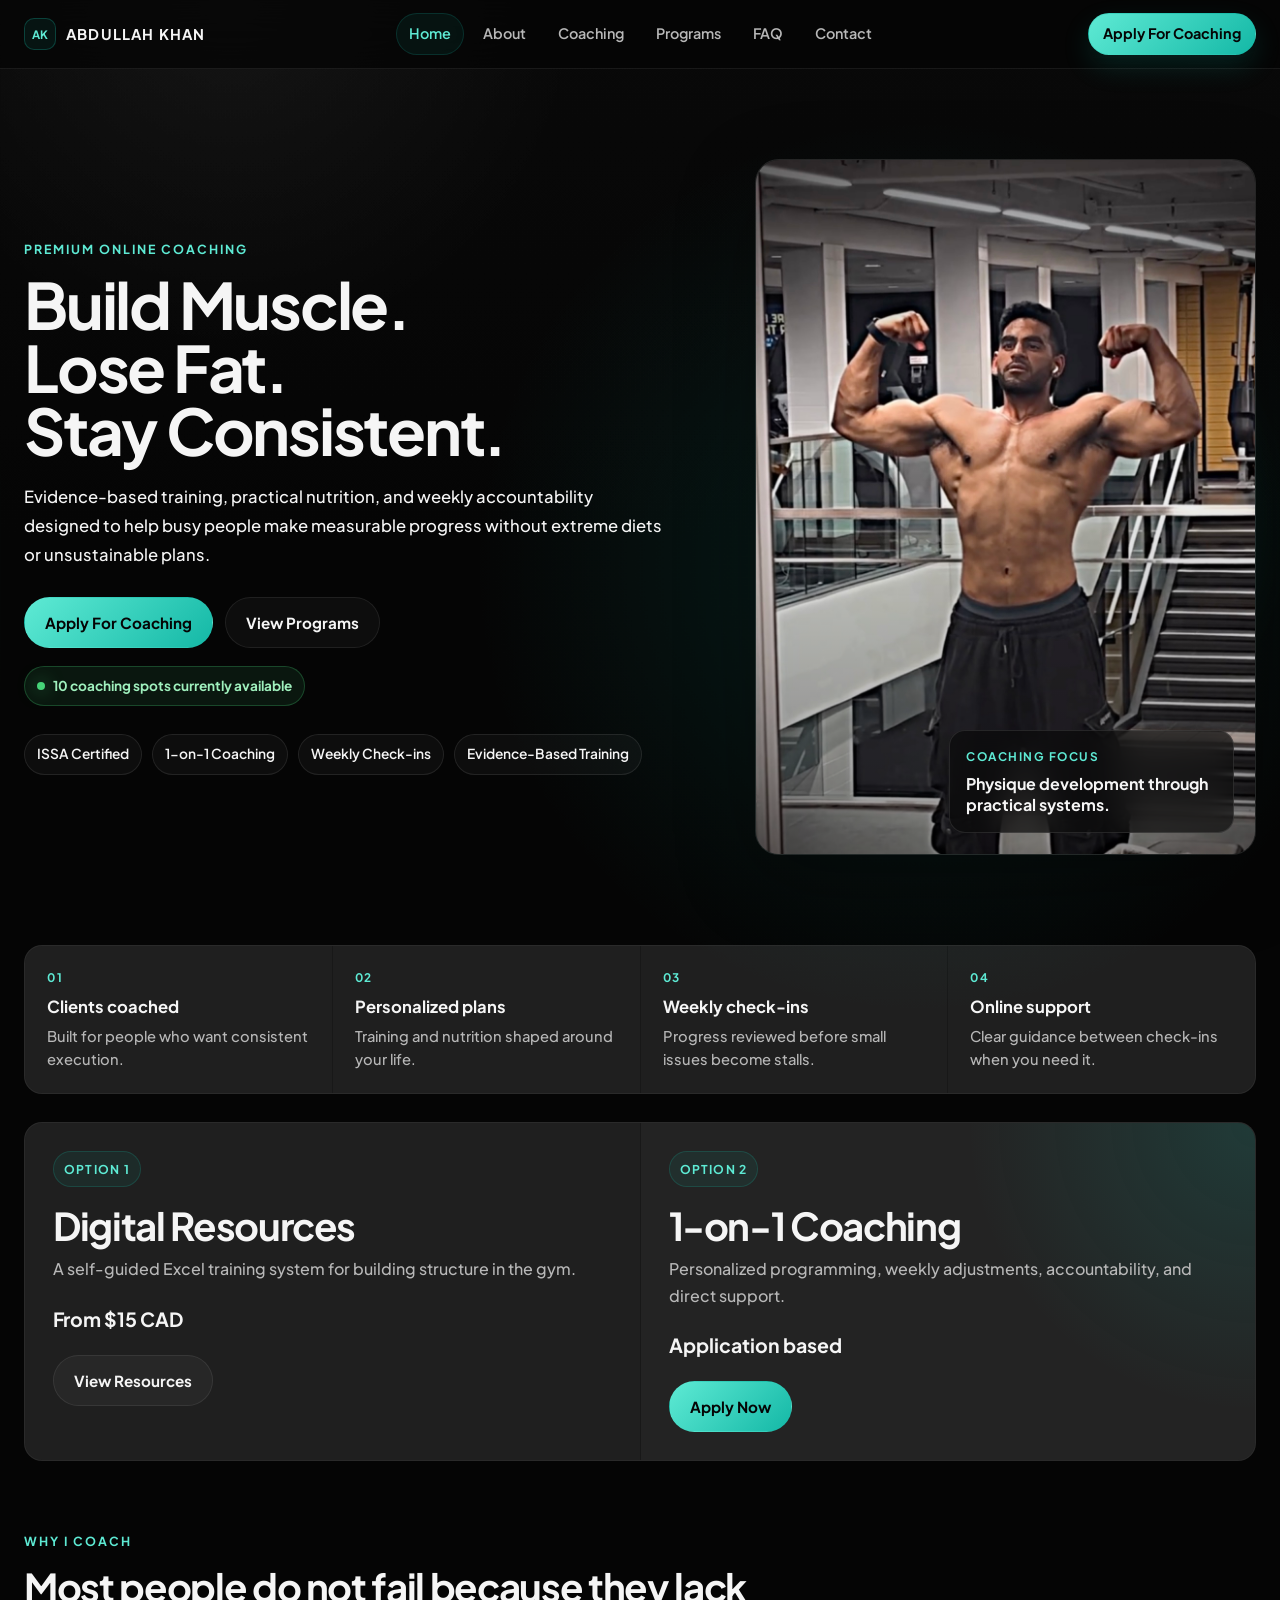
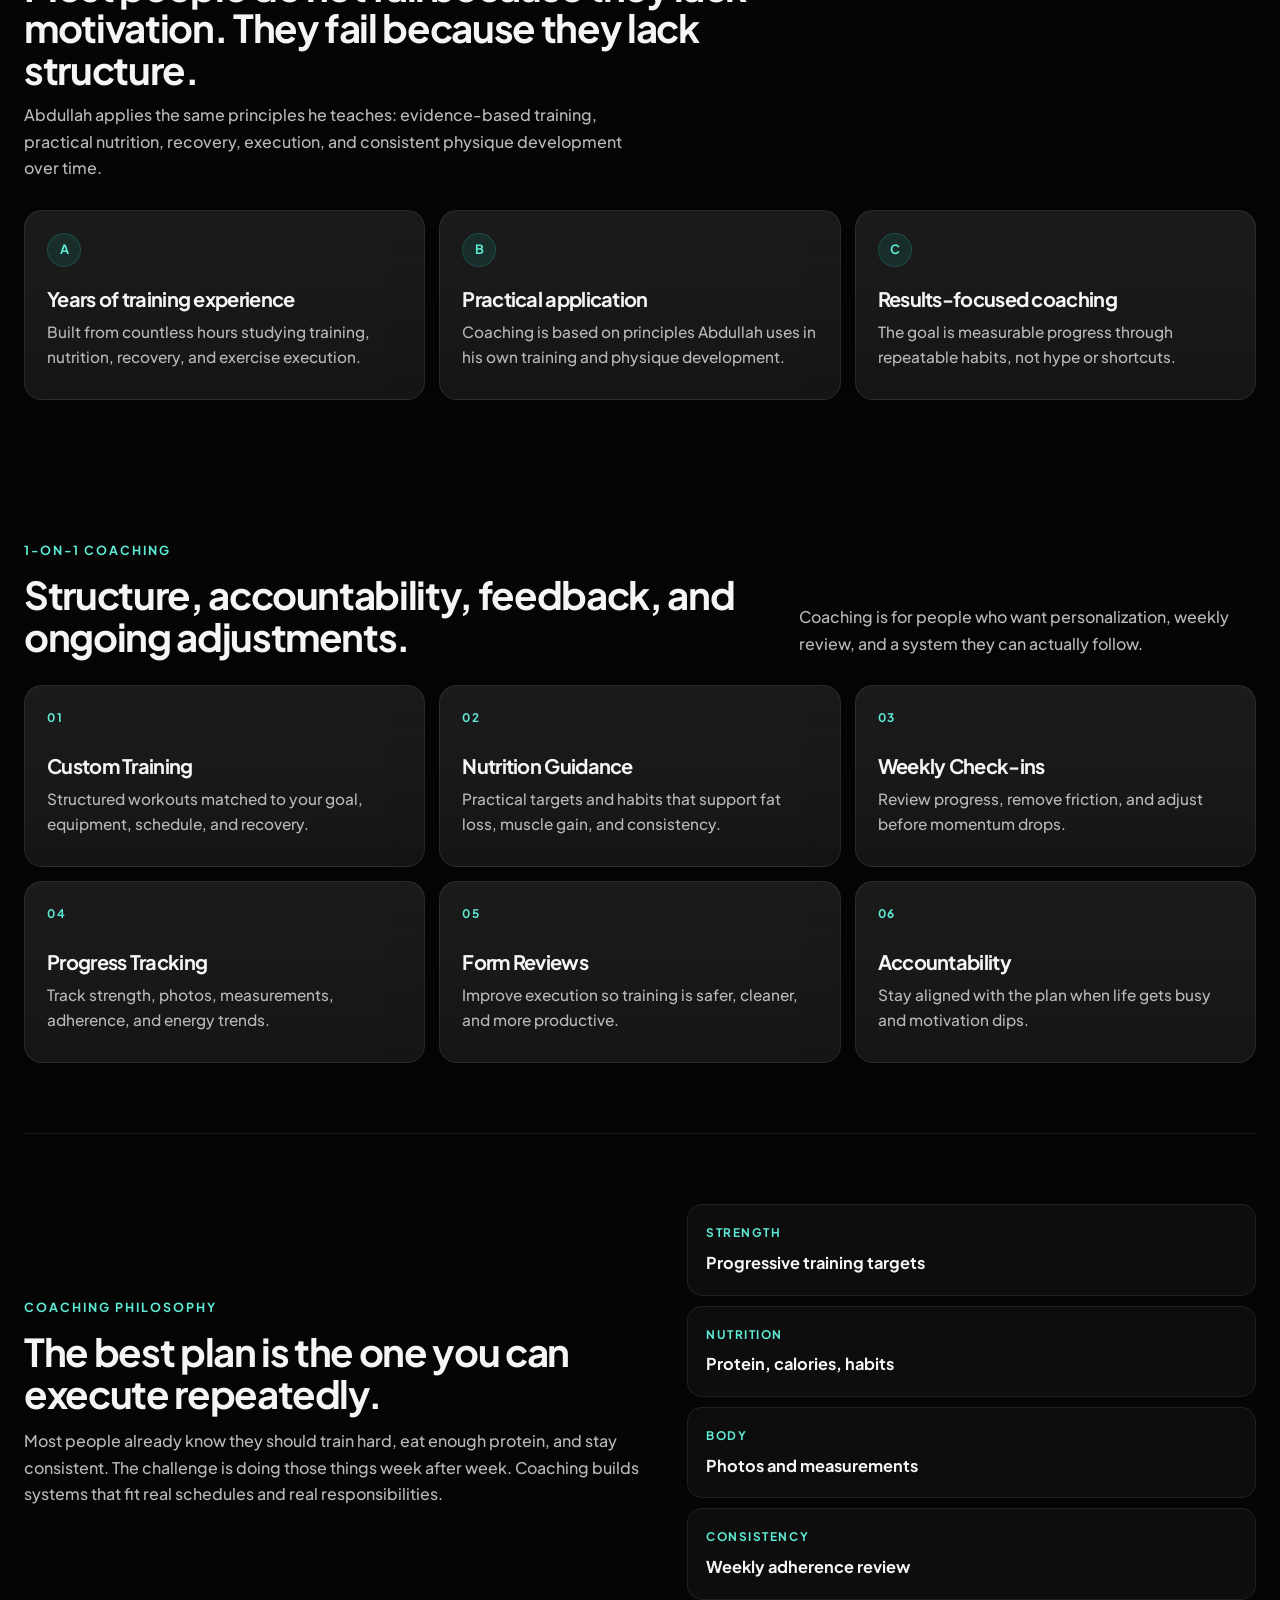
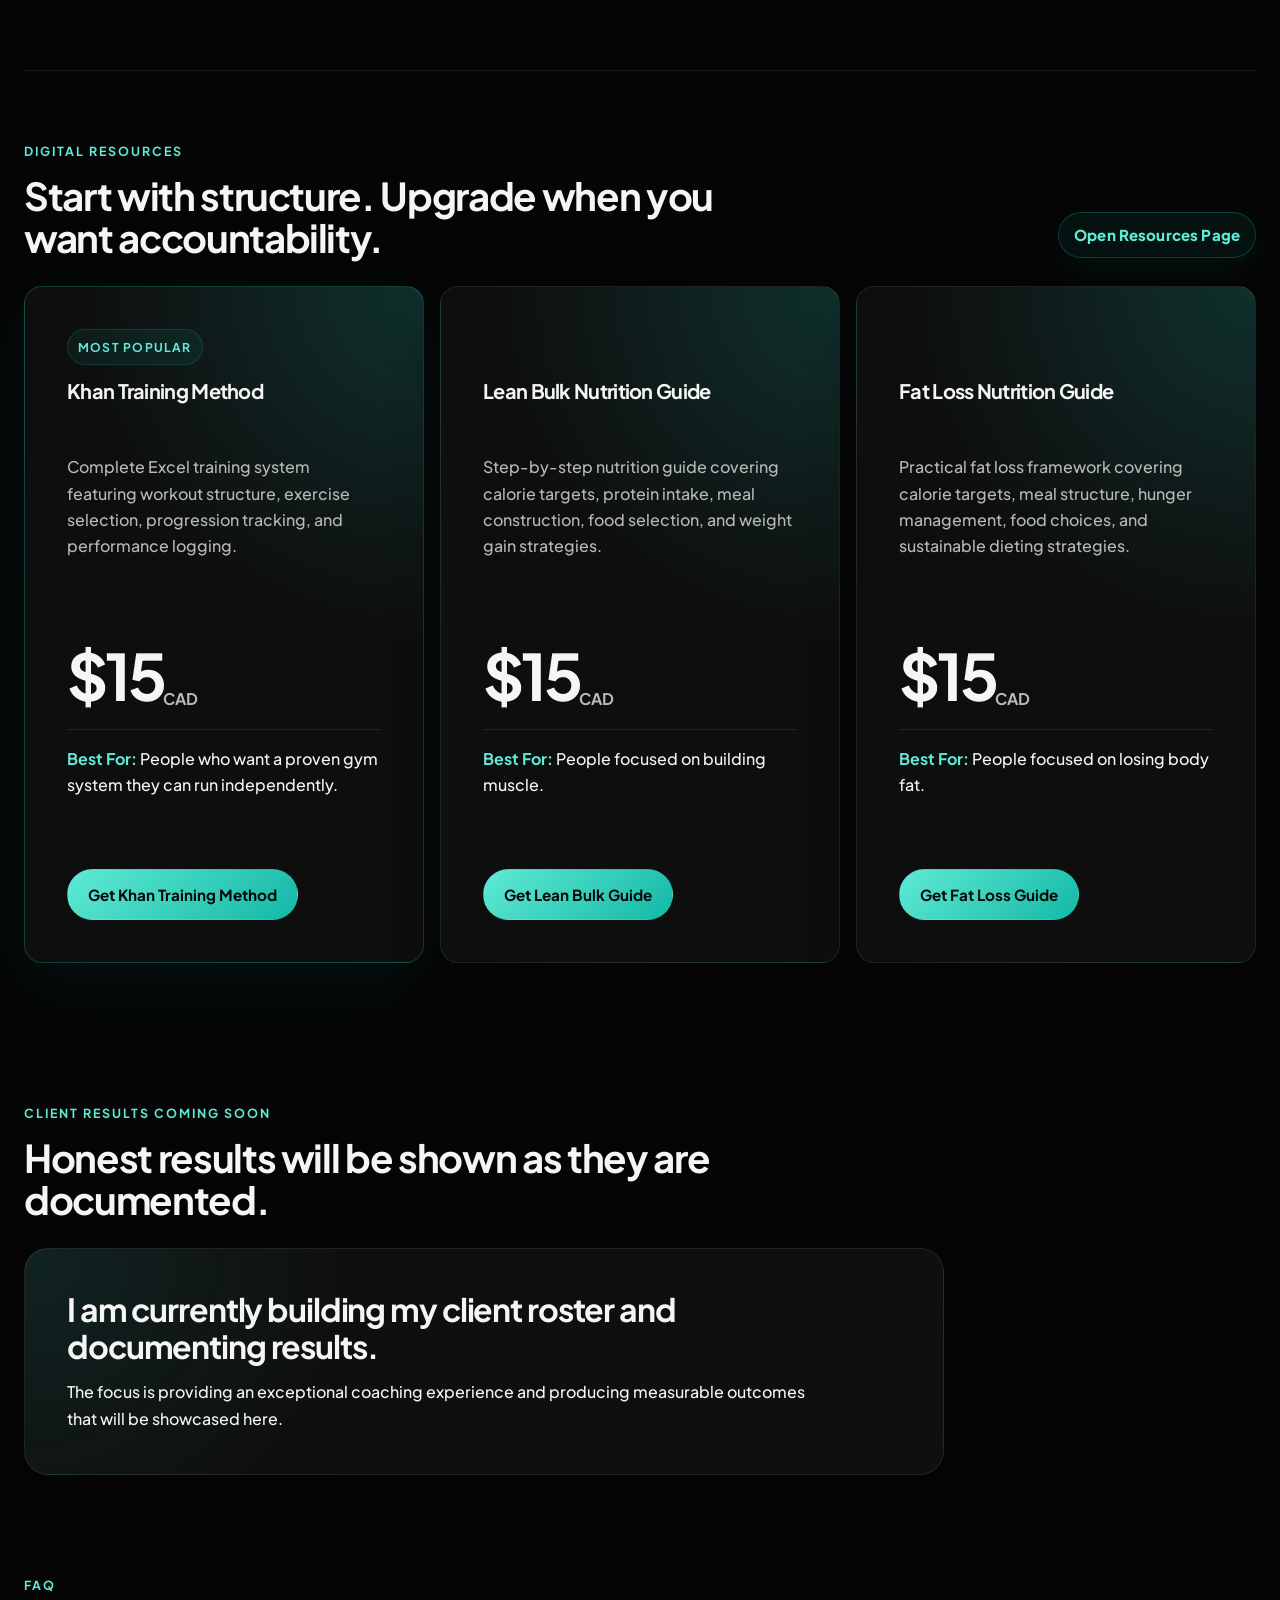
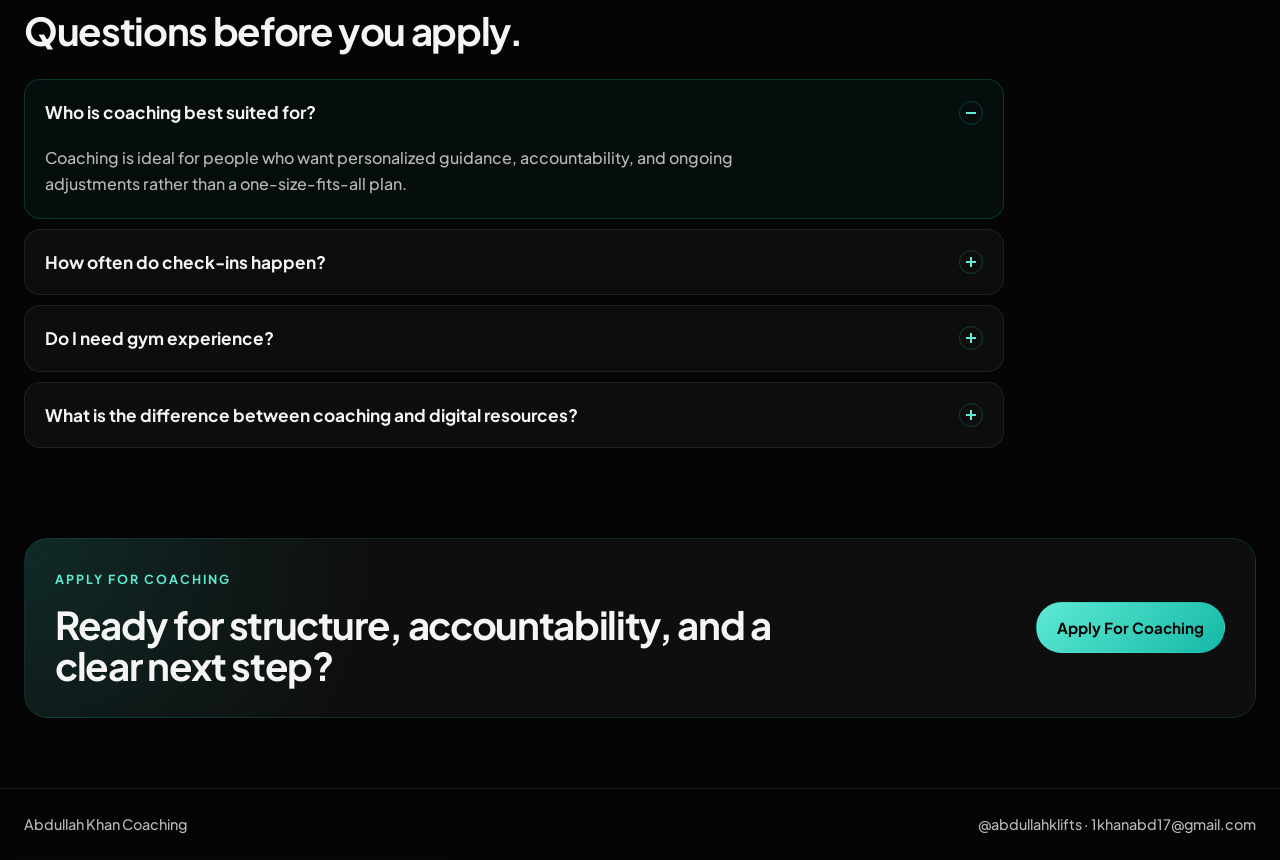
<file: index.html>
<!DOCTYPE html>
<html lang="en">
<head>
  <meta charset="UTF-8">
  <meta name="viewport" content="width=device-width, initial-scale=1.0">
  <meta name="description" content="Evidence-based online fitness coaching focused on muscle gain, fat loss, nutrition, accountability, and long-term physique development.">
  <meta property="og:title" content="Abdullah Khan | Online Fitness Coaching">
  <meta property="og:description" content="Evidence-based online fitness coaching focused on muscle gain, fat loss, nutrition, accountability, and long-term physique development.">
  <meta property="og:type" content="website">
  <meta property="og:image" content="hero-photo.jpg">
  <meta name="twitter:card" content="summary_large_image">
  <title>Abdullah Khan | Online Fitness Coaching</title>
  <link rel="preconnect" href="https://fonts.googleapis.com">
  <link rel="preconnect" href="https://fonts.gstatic.com" crossorigin>
  <link href="https://fonts.googleapis.com/css2?family=Plus+Jakarta+Sans:wght@500;600;700&display=swap" rel="stylesheet">
  <link rel="icon" href="favicon.svg" type="image/svg+xml">
  <link rel="stylesheet" href="style.css">
  <script src="script.js" defer></script>
</head>
<body>
  <header class="site-header">
    <nav class="nav shell">
      <a class="brand" href="#home"><span class="logo-mark">AK</span><span>Abdullah Khan</span></a>
      <div class="nav-links" aria-label="Main navigation">
        <a class="active" href="#home">Home</a>
        <a href="#about">About</a>
        <a href="#coaching">Coaching</a>
        <a href="#programs">Programs</a>
        <a href="#faq">FAQ</a>
        <a href="contact.html">Contact</a>
      </div>
      <a class="nav-cta" href="contact.html">Apply For Coaching</a>
    </nav>
  </header>

  <main class="page-transition">
    <section class="hero shell reveal" id="home">
      <div class="hero-content">
        <p class="eyebrow">Premium online coaching</p>
        <h1>Build Muscle.<br>Lose Fat.<br>Stay Consistent.</h1>
        <p class="hero-lead">Evidence-based training, practical nutrition, and weekly accountability designed to help busy people make measurable progress without extreme diets or unsustainable plans.</p>
        <div class="hero-actions">
          <a class="button primary" href="contact.html">Apply For Coaching</a>
          <a class="button secondary" href="#programs">View Programs</a>
        </div>
        <div class="availability-badge">10 coaching spots currently available</div>
        <div class="hero-badges" aria-label="Credibility badges">
          <span>ISSA Certified</span>
          <span>1-on-1 Coaching</span>
          <span>Weekly Check-ins</span>
          <span>Evidence-Based Training</span>
        </div>
      </div>

      <div class="hero-image-wrap">
        <div class="photo-glow"></div>
        <figure class="hero-image">
          <img src="hero-photo.jpg" alt="Abdullah Khan posing in a gym">
        </figure>
        <div class="hero-metric">
          <span>Coaching focus</span>
          <strong>Physique development through practical systems.</strong>
        </div>
      </div>
    </section>

    <section class="metric-strip shell reveal" aria-label="Why clients choose Abdullah">
      <div>
        <span>01</span>
        <strong>Clients coached</strong>
        <p>Built for people who want consistent execution.</p>
      </div>
      <div>
        <span>02</span>
        <strong>Personalized plans</strong>
        <p>Training and nutrition shaped around your life.</p>
      </div>
      <div>
        <span>03</span>
        <strong>Weekly check-ins</strong>
        <p>Progress reviewed before small issues become stalls.</p>
      </div>
      <div>
        <span>04</span>
        <strong>Online support</strong>
        <p>Clear guidance between check-ins when you need it.</p>
      </div>
    </section>

    <section class="choice-panel shell reveal">
      <article>
        <span>Option 1</span>
        <h2>Digital Resources</h2>
        <p>A self-guided Excel training system for building structure in the gym.</p>
        <strong>From $15 CAD</strong>
        <a class="button secondary" href="#programs">View Resources</a>
      </article>
      <article class="highlight-choice">
        <span>Option 2</span>
        <h2>1-on-1 Coaching</h2>
        <p>Personalized programming, weekly adjustments, accountability, and direct support.</p>
        <strong>Application based</strong>
        <a class="button primary" href="contact.html">Apply Now</a>
      </article>
    </section>

    <section class="section shell reveal" id="about">
      <div class="section-header">
        <p class="eyebrow">Why I coach</p>
        <h2>Most people do not fail because they lack motivation. They fail because they lack structure.</h2>
        <p>Abdullah applies the same principles he teaches: evidence-based training, practical nutrition, recovery, execution, and consistent physique development over time.</p>
      </div>
      <div class="feature-row">
        <article>
          <span class="tiny-icon">A</span>
          <h3>Years of training experience</h3>
          <p>Built from countless hours studying training, nutrition, recovery, and exercise execution.</p>
        </article>
        <article>
          <span class="tiny-icon">B</span>
          <h3>Practical application</h3>
          <p>Coaching is based on principles Abdullah uses in his own training and physique development.</p>
        </article>
        <article>
          <span class="tiny-icon">C</span>
          <h3>Results-focused coaching</h3>
          <p>The goal is measurable progress through repeatable habits, not hype or shortcuts.</p>
        </article>
      </div>
    </section>

    <section class="section shell reveal" id="coaching">
      <div class="section-header split-header">
        <div>
          <p class="eyebrow">1-on-1 coaching</p>
          <h2>Structure, accountability, feedback, and ongoing adjustments.</h2>
        </div>
        <p>Coaching is for people who want personalization, weekly review, and a system they can actually follow.</p>
      </div>
      <div class="card-grid six">
        <article class="premium-card"><span>01</span><h3>Custom Training</h3><p>Structured workouts matched to your goal, equipment, schedule, and recovery.</p></article>
        <article class="premium-card"><span>02</span><h3>Nutrition Guidance</h3><p>Practical targets and habits that support fat loss, muscle gain, and consistency.</p></article>
        <article class="premium-card"><span>03</span><h3>Weekly Check-ins</h3><p>Review progress, remove friction, and adjust before momentum drops.</p></article>
        <article class="premium-card"><span>04</span><h3>Progress Tracking</h3><p>Track strength, photos, measurements, adherence, and energy trends.</p></article>
        <article class="premium-card"><span>05</span><h3>Form Reviews</h3><p>Improve execution so training is safer, cleaner, and more productive.</p></article>
        <article class="premium-card"><span>06</span><h3>Accountability</h3><p>Stay aligned with the plan when life gets busy and motivation dips.</p></article>
      </div>
    </section>

    <section class="section shell visual-panel reveal">
      <div>
        <p class="eyebrow">Coaching philosophy</p>
        <h2>The best plan is the one you can execute repeatedly.</h2>
        <p>Most people already know they should train hard, eat enough protein, and stay consistent. The challenge is doing those things week after week. Coaching builds systems that fit real schedules and real responsibilities.</p>
      </div>
      <div class="stacked-insights" aria-label="Transformation tracking">
        <div><span>Strength</span><strong>Progressive training targets</strong></div>
        <div><span>Nutrition</span><strong>Protein, calories, habits</strong></div>
        <div><span>Body</span><strong>Photos and measurements</strong></div>
        <div><span>Consistency</span><strong>Weekly adherence review</strong></div>
      </div>
    </section>

    <section class="section shell reveal" id="programs">
      <div class="section-header split-header">
        <div>
          <p class="eyebrow">Digital Resources</p>
          <h2>Start with structure. Upgrade when you want accountability.</h2>
        </div>
        <a class="text-link" href="programs.html">Open Resources Page</a>
      </div>
      <div class="program-products compact-products">
        <article class="product-card flagship-product"><div class="badge-row"><div class="popular-badge">Most Popular</div></div><h3>Khan Training Method</h3><p>Complete Excel training system featuring workout structure, exercise selection, progression tracking, and performance logging.</p><div class="price">$15 <span>CAD</span></div><p class="best-for"><strong>Best For:</strong> People who want a proven gym system they can run independently.</p><a class="button primary" href="programs.html#purchase">Get Khan Training Method</a></article>
        <article class="product-card"><div class="badge-row" aria-hidden="true"><div class="popular-badge badge-placeholder">Most Popular</div></div><h3>Lean Bulk Nutrition Guide</h3><p>Step-by-step nutrition guide covering calorie targets, protein intake, meal construction, food selection, and weight gain strategies.</p><div class="price">$15 <span>CAD</span></div><p class="best-for"><strong>Best For:</strong> People focused on building muscle.</p><a class="button primary" href="programs.html#purchase">Get Lean Bulk Guide</a></article>
        <article class="product-card"><div class="badge-row" aria-hidden="true"><div class="popular-badge badge-placeholder">Most Popular</div></div><h3>Fat Loss Nutrition Guide</h3><p>Practical fat loss framework covering calorie targets, meal structure, hunger management, food choices, and sustainable dieting strategies.</p><div class="price">$15 <span>CAD</span></div><p class="best-for"><strong>Best For:</strong> People focused on losing body fat.</p><a class="button primary" href="programs.html#purchase">Get Fat Loss Guide</a></article>
      </div>
    </section>

    <section class="section shell reveal">
      <div class="section-header">
        <p class="eyebrow">Client results coming soon</p>
        <h2>Honest results will be shown as they are documented.</h2>
      </div>
      <div class="client-results-panel">
        <h3>I am currently building my client roster and documenting results.</h3>
        <p>The focus is providing an exceptional coaching experience and producing measurable outcomes that will be showcased here.</p>
      </div>
    </section>

    <section class="section faq-section shell reveal" id="faq">
      <div class="section-header">
        <p class="eyebrow">FAQ</p>
        <h2>Questions before you apply.</h2>
      </div>
      <div class="accordion" data-accordion>
        <article class="accordion-item active"><button class="accordion-trigger" type="button" aria-expanded="true">Who is coaching best suited for?<span></span></button><div class="accordion-panel"><p>Coaching is ideal for people who want personalized guidance, accountability, and ongoing adjustments rather than a one-size-fits-all plan.</p></div></article>
        <article class="accordion-item"><button class="accordion-trigger" type="button" aria-expanded="false">How often do check-ins happen?<span></span></button><div class="accordion-panel"><p>Weekly. Progress is reviewed regularly so adjustments can be made when needed.</p></div></article>
        <article class="accordion-item"><button class="accordion-trigger" type="button" aria-expanded="false">Do I need gym experience?<span></span></button><div class="accordion-panel"><p>No. Programs and coaching can be adjusted for beginners and experienced lifters.</p></div></article>
        <article class="accordion-item"><button class="accordion-trigger" type="button" aria-expanded="false">What is the difference between coaching and digital resources?<span></span></button><div class="accordion-panel"><p>Digital resources provide structure and education. Coaching adds personalization, accountability, feedback, and ongoing support.</p></div></article>
      </div>
    </section>

    <section class="cta-band shell reveal" id="contact">
      <div>
        <p class="eyebrow">Apply for coaching</p>
        <h2>Ready for structure, accountability, and a clear next step?</h2>
      </div>
      <a class="button primary" href="contact.html">Apply For Coaching</a>
    </section>
  </main>

  <footer class="footer">
    <div class="shell footer-inner">
      <p>Abdullah Khan Coaching</p>
      <p>@abdullahklifts · 1khanabd17@gmail.com</p>
    </div>
  </footer>
</body>
</html>
</file>
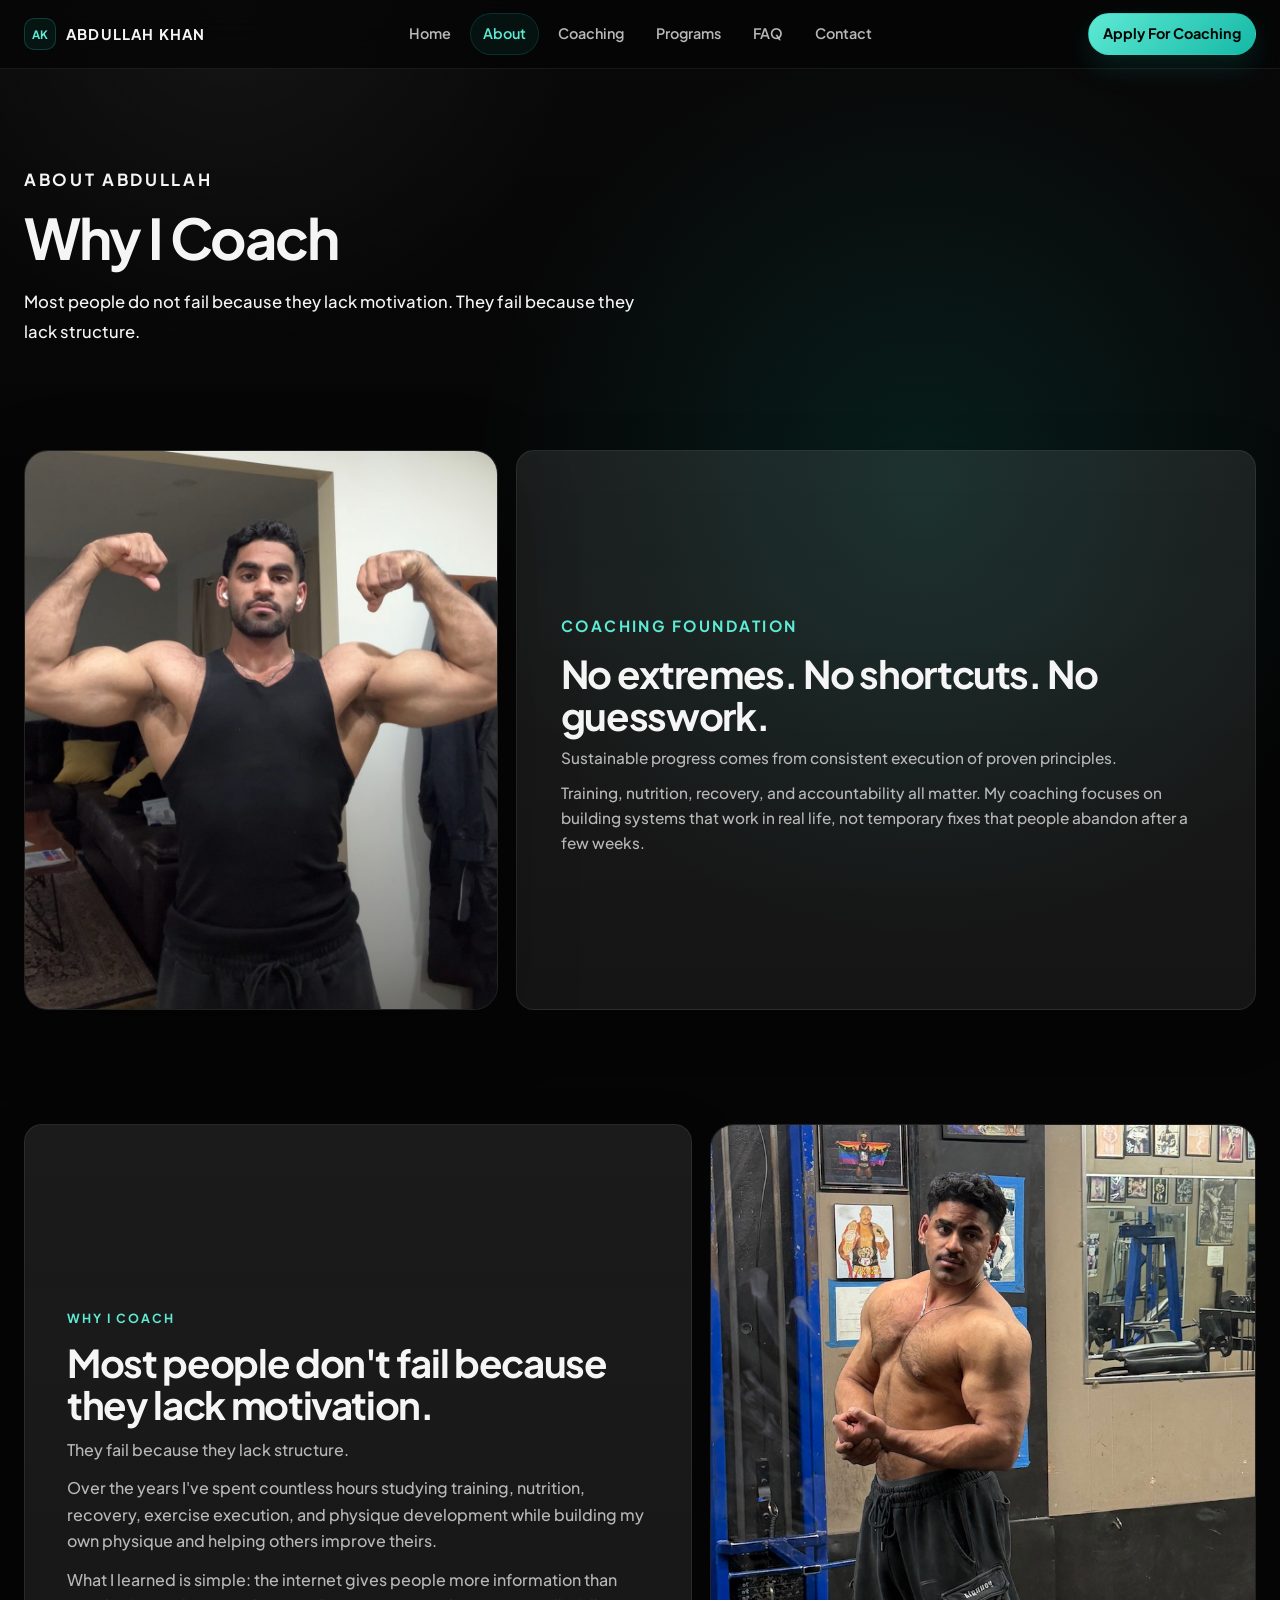
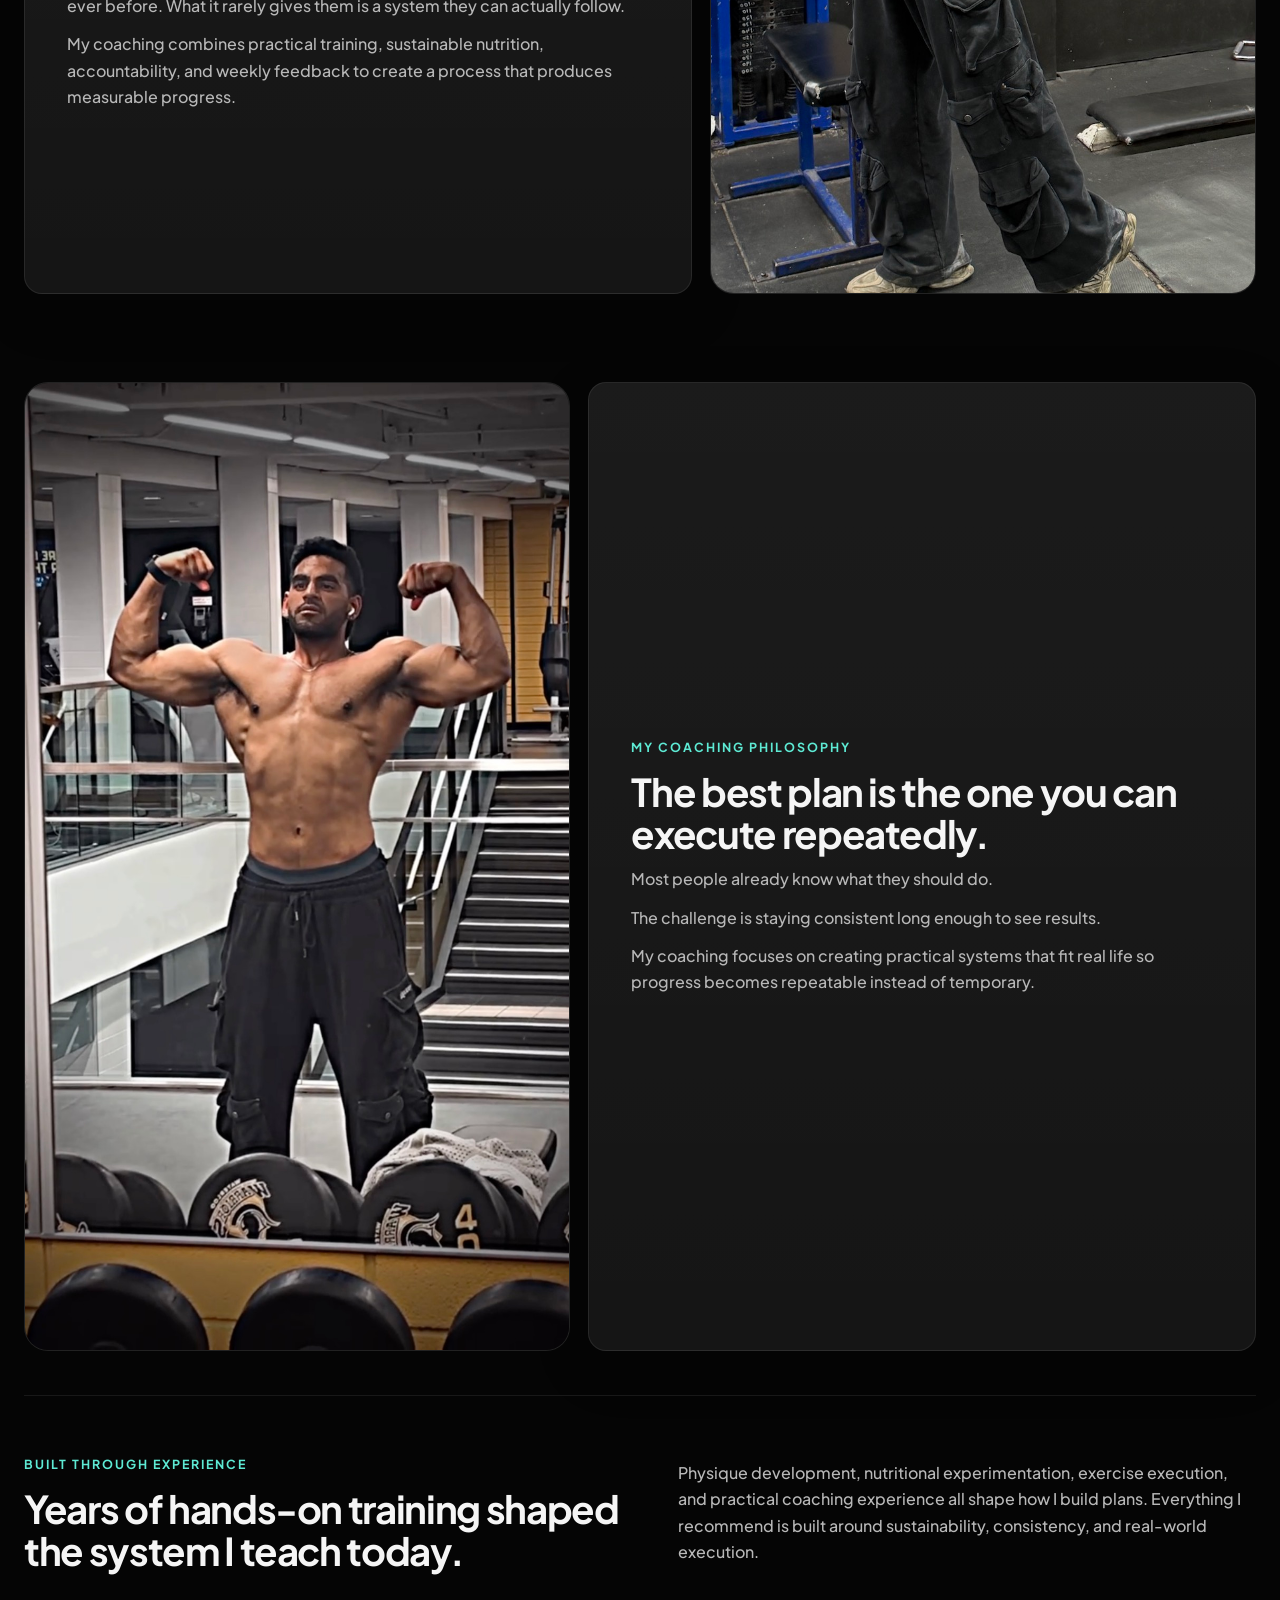
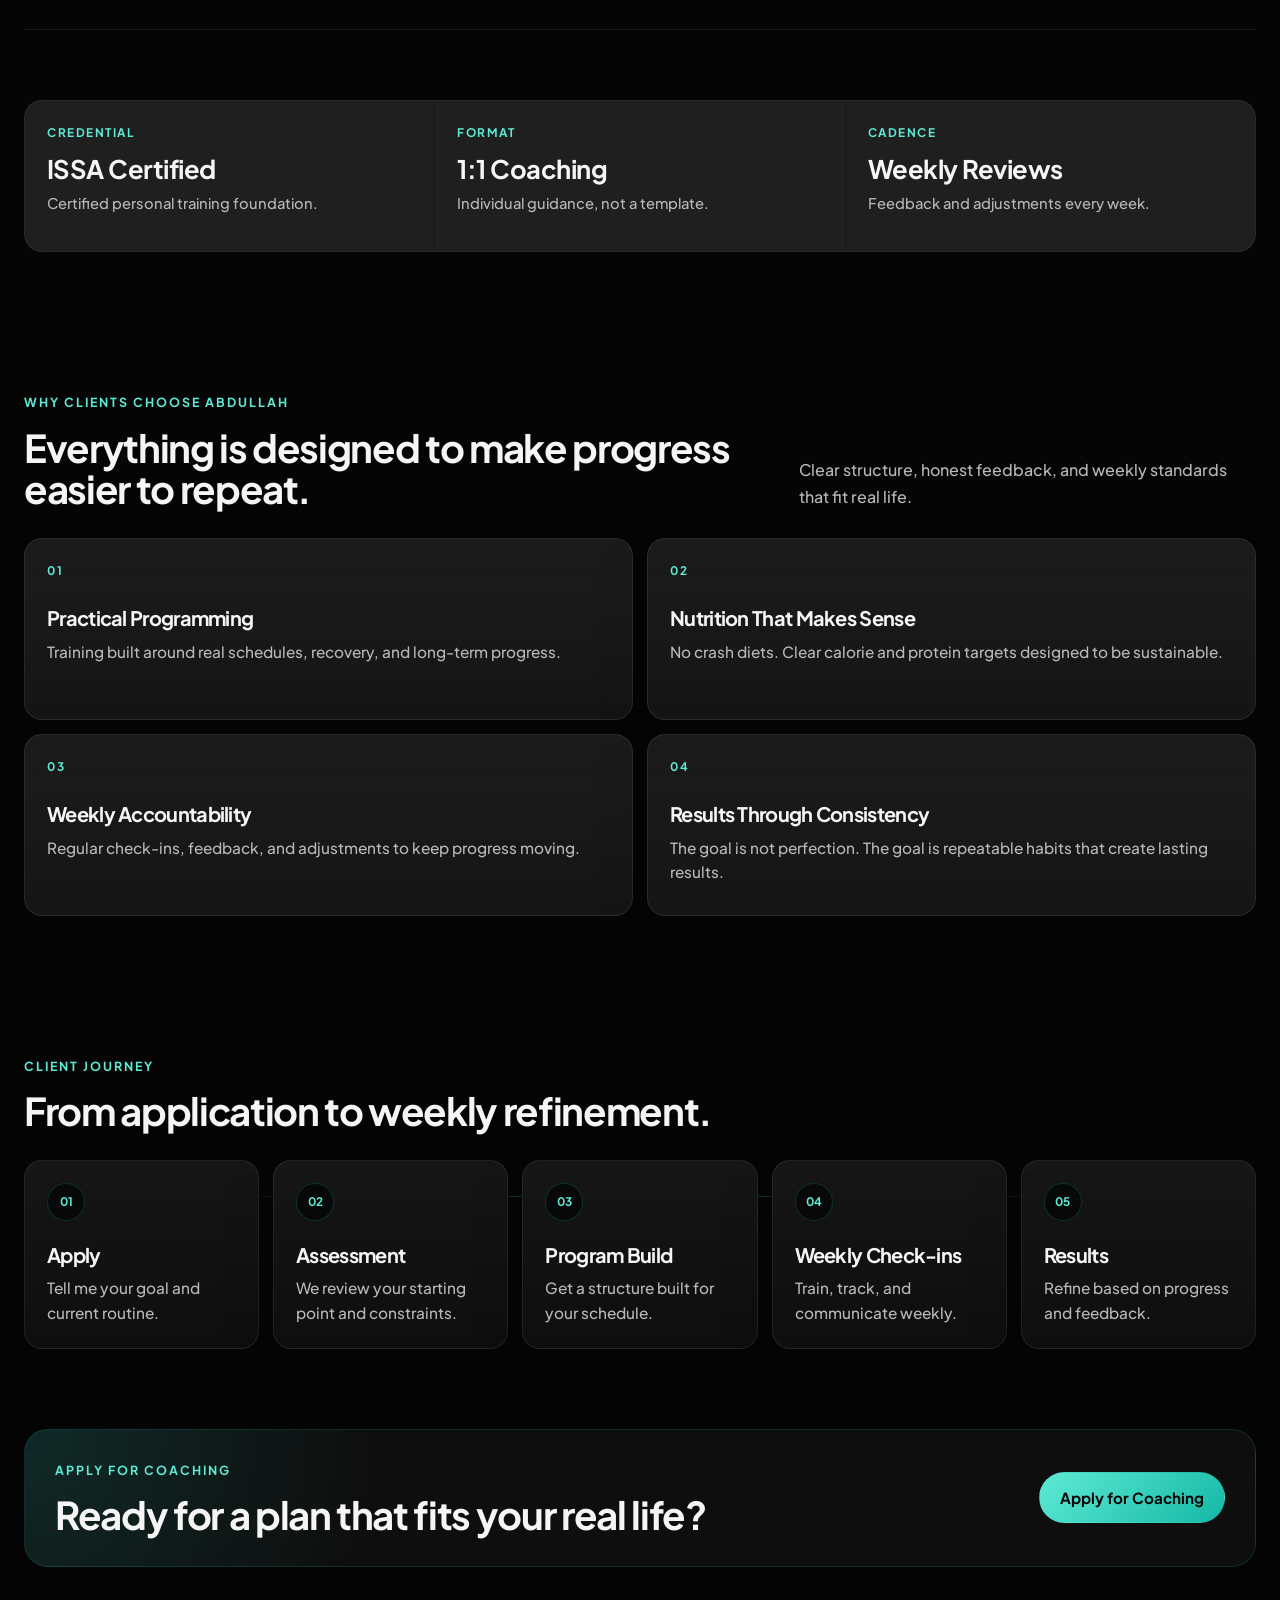
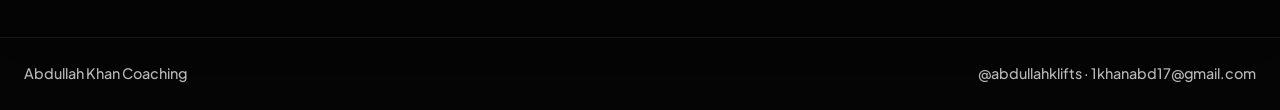
<file: about.html>
<!DOCTYPE html>
<html lang="en">
<head>
  <meta charset="UTF-8">
  <meta name="viewport" content="width=device-width, initial-scale=1.0">
  <meta name="description" content="Evidence-based online fitness coaching focused on muscle gain, fat loss, nutrition, accountability, and long-term physique development.">
  <meta property="og:title" content="About Abdullah Khan Coaching">
  <meta property="og:description" content="Results come from consistency, not extremes. Learn Abdullah's coaching approach.">
  <meta property="og:type" content="website">
  <meta property="og:image" content="about-primary.jpg">
  <meta name="twitter:card" content="summary_large_image">
  <title>About | Abdullah Khan Coaching</title>
  <link rel="preconnect" href="https://fonts.googleapis.com">
  <link rel="preconnect" href="https://fonts.gstatic.com" crossorigin>
  <link href="https://fonts.googleapis.com/css2?family=Plus+Jakarta+Sans:wght@500;600;700&display=swap" rel="stylesheet">
  <link rel="icon" href="favicon.svg" type="image/svg+xml">
  <link rel="stylesheet" href="style.css">
  <script src="script.js" defer></script>
</head>
<body>
  <header class="site-header">
    <nav class="nav shell">
      <a class="brand" href="index.html#home"><span class="logo-mark">AK</span><span>Abdullah Khan</span></a>
      <div class="nav-links" aria-label="Main navigation">
        <a href="index.html#home">Home</a>
        <a class="active" href="index.html#about">About</a>
        <a href="index.html#coaching">Coaching</a>
        <a href="index.html#programs">Programs</a>
        <a href="index.html#faq">FAQ</a>
        <a href="contact.html">Contact</a>
      </div>
      <a class="nav-cta" href="contact.html">Apply For Coaching</a>
    </nav>
  </header>

  <main class="page-transition">
    <section class="page-hero shell reveal">
      <p class="eyebrow">About Abdullah</p>
      <h1>Why I Coach</h1>
      <p>Most people do not fail because they lack motivation. They fail because they lack structure.</p>
    </section>

    <section class="section shell bio-split reveal">
      <figure class="bio-photo primary-about-photo">
        <img src="about-primary-crop.jpg" alt="Abdullah Khan front double biceps pose">
      </figure>
      <div class="bio-copy">
        <p class="eyebrow">Coaching foundation</p>
        <h2>No extremes. No shortcuts. No guesswork.</h2>
        <p>Sustainable progress comes from consistent execution of proven principles.</p>
        <p>Training, nutrition, recovery, and accountability all matter. My coaching focuses on building systems that work in real life, not temporary fixes that people abandon after a few weeks.</p>
      </div>
    </section>

    <section class="section shell image-story reveal">
      <div class="story-card">
        <p class="eyebrow">Why I Coach</p>
        <h2>Most people don't fail because they lack motivation.</h2>
        <p>They fail because they lack structure.</p>
        <p>Over the years I've spent countless hours studying training, nutrition, recovery, exercise execution, and physique development while building my own physique and helping others improve theirs.</p>
        <p>What I learned is simple: the internet gives people more information than ever before. What it rarely gives them is a system they can actually follow.</p>
        <p>My coaching combines practical training, sustainable nutrition, accountability, and weekly feedback to create a process that produces measurable progress.</p>
      </div>
      <figure class="story-image side-photo">
        <img src="about-photo.jpg" alt="Abdullah Khan standing in a gym">
      </figure>
    </section>

    <section class="section shell image-story reverse reveal">
      <figure class="story-image">
        <img src="hero-photo.jpg" alt="Abdullah Khan posing in a gym">
      </figure>
      <div class="story-card">
        <p class="eyebrow">My coaching philosophy</p>
        <h2>The best plan is the one you can execute repeatedly.</h2>
        <p>Most people already know what they should do.</p>
        <p>The challenge is staying consistent long enough to see results.</p>
        <p>My coaching focuses on creating practical systems that fit real life so progress becomes repeatable instead of temporary.</p>
      </div>
    </section>

    <section class="section shell credibility-block reveal">
      <div>
        <p class="eyebrow">Built Through Experience</p>
        <h2>Years of hands-on training shaped the system I teach today.</h2>
      </div>
      <p>Physique development, nutritional experimentation, exercise execution, and practical coaching experience all shape how I build plans. Everything I recommend is built around sustainability, consistency, and real-world execution.</p>
    </section>

    <section class="section shell reveal">
      <div class="stat-cards">
        <article><span>Credential</span><strong>ISSA Certified</strong><p>Certified personal training foundation.</p></article>
        <article><span>Format</span><strong>1:1 Coaching</strong><p>Individual guidance, not a template.</p></article>
        <article><span>Cadence</span><strong>Weekly Reviews</strong><p>Feedback and adjustments every week.</p></article>
      </div>
    </section>

    <section class="section shell reveal">
      <div class="section-header split-header">
        <div>
          <p class="eyebrow">Why clients choose Abdullah</p>
          <h2>Everything is designed to make progress easier to repeat.</h2>
        </div>
        <p>Clear structure, honest feedback, and weekly standards that fit real life.</p>
      </div>
      <div class="card-grid two">
        <article class="premium-card"><span>01</span><h3>Practical Programming</h3><p>Training built around real schedules, recovery, and long-term progress.</p></article>
        <article class="premium-card"><span>02</span><h3>Nutrition That Makes Sense</h3><p>No crash diets. Clear calorie and protein targets designed to be sustainable.</p></article>
        <article class="premium-card"><span>03</span><h3>Weekly Accountability</h3><p>Regular check-ins, feedback, and adjustments to keep progress moving.</p></article>
        <article class="premium-card"><span>04</span><h3>Results Through Consistency</h3><p>The goal is not perfection. The goal is repeatable habits that create lasting results.</p></article>
      </div>
    </section>

    <section class="section shell reveal">
      <div class="section-header">
        <p class="eyebrow">Client journey</p>
        <h2>From application to weekly refinement.</h2>
      </div>
      <div class="process-line five">
        <article><span>01</span><h3>Apply</h3><p>Tell me your goal and current routine.</p></article>
        <article><span>02</span><h3>Assessment</h3><p>We review your starting point and constraints.</p></article>
        <article><span>03</span><h3>Program Build</h3><p>Get a structure built for your schedule.</p></article>
        <article><span>04</span><h3>Weekly Check-ins</h3><p>Train, track, and communicate weekly.</p></article>
        <article><span>05</span><h3>Results</h3><p>Refine based on progress and feedback.</p></article>
      </div>
    </section>

    <section class="cta-band shell reveal">
      <div>
        <p class="eyebrow">Apply for coaching</p>
        <h2>Ready for a plan that fits your real life?</h2>
      </div>
      <a class="button primary" href="contact.html">Apply for Coaching</a>
    </section>
  </main>

  <footer class="footer">
    <div class="shell footer-inner">
      <p>Abdullah Khan Coaching</p>
      <p>@abdullahklifts · 1khanabd17@gmail.com</p>
    </div>
  </footer>
</body>
</html>
</file>
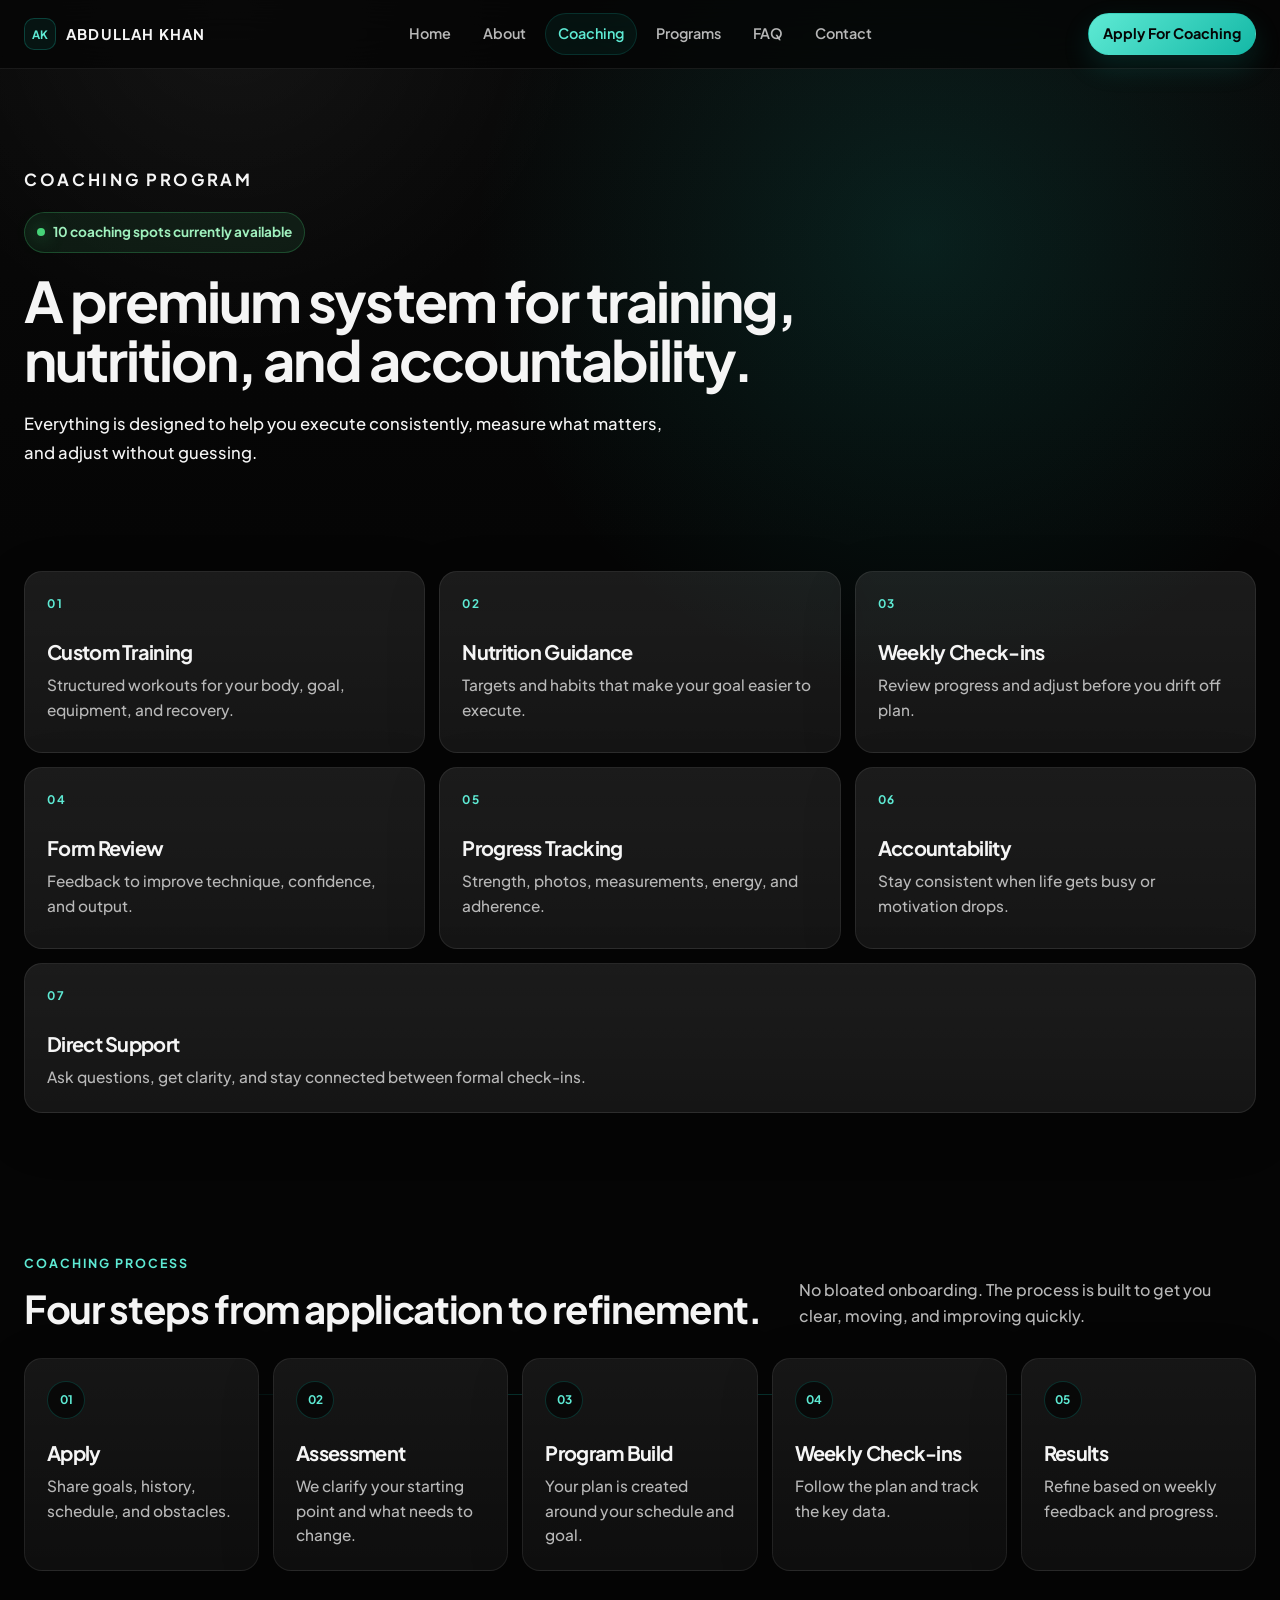
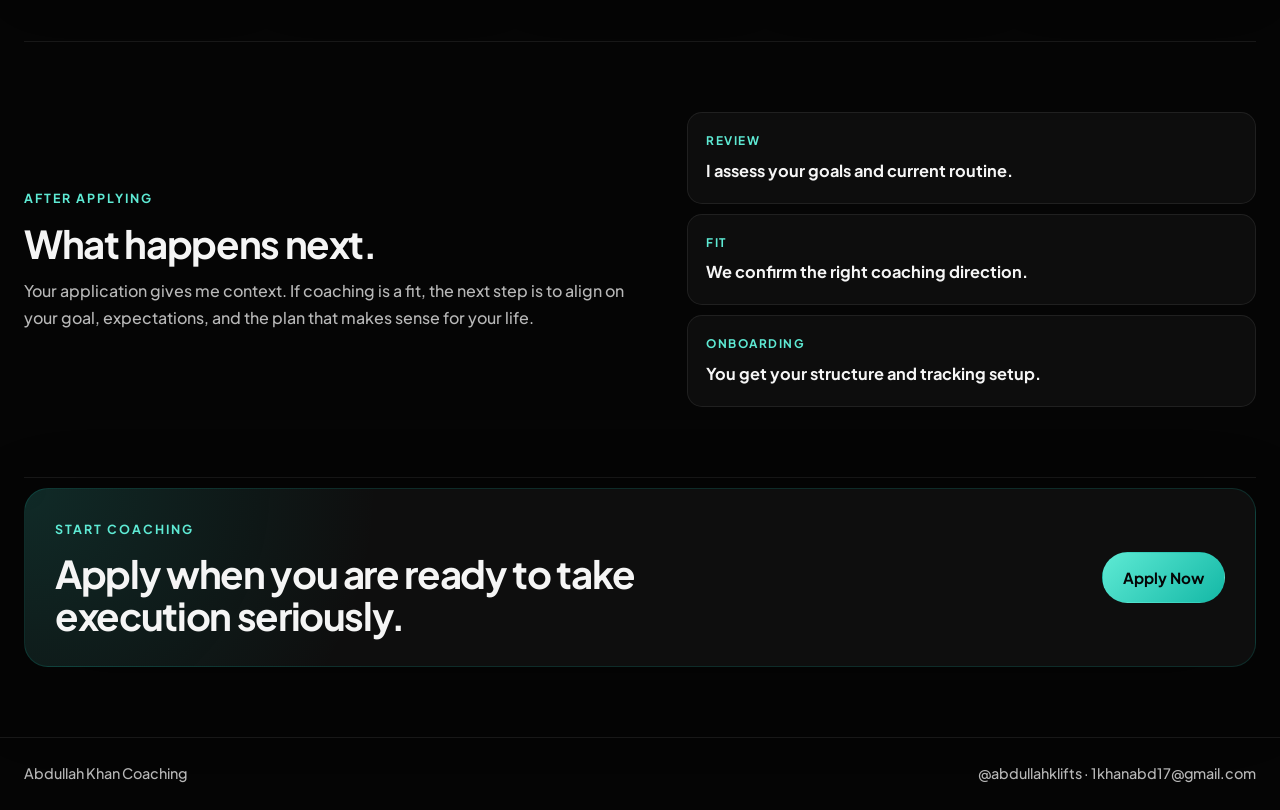
<file: coaching.html>
<!DOCTYPE html>
<html lang="en">
<head>
  <meta charset="UTF-8">
  <meta name="viewport" content="width=device-width, initial-scale=1.0">
  <meta name="description" content="Evidence-based online fitness coaching focused on muscle gain, fat loss, nutrition, accountability, and long-term physique development.">
  <meta property="og:title" content="1-on-1 Coaching | Abdullah Khan">
  <meta property="og:description" content="Custom training, nutrition guidance, weekly adjustments, accountability, and direct support.">
  <meta property="og:type" content="website">
  <meta property="og:image" content="hero-photo.jpg">
  <meta name="twitter:card" content="summary_large_image">
  <title>Coaching | Abdullah Khan Coaching</title>
  <link rel="preconnect" href="https://fonts.googleapis.com">
  <link rel="preconnect" href="https://fonts.gstatic.com" crossorigin>
  <link href="https://fonts.googleapis.com/css2?family=Plus+Jakarta+Sans:wght@500;600;700&display=swap" rel="stylesheet">
  <link rel="icon" href="favicon.svg" type="image/svg+xml">
  <link rel="stylesheet" href="style.css">
  <script src="script.js" defer></script>
</head>
<body>
  <header class="site-header">
    <nav class="nav shell">
      <a class="brand" href="index.html#home"><span class="logo-mark">AK</span><span>Abdullah Khan</span></a>
      <div class="nav-links" aria-label="Main navigation">
        <a href="index.html#home">Home</a>
        <a href="index.html#about">About</a>
        <a class="active" href="index.html#coaching">Coaching</a>
        <a href="index.html#programs">Programs</a>
        <a href="index.html#faq">FAQ</a>
        <a href="contact.html">Contact</a>
      </div>
      <a class="nav-cta" href="contact.html">Apply For Coaching</a>
    </nav>
  </header>

  <main class="page-transition">
    <section class="page-hero shell reveal">
      <p class="eyebrow">Coaching program</p>
      <div class="availability-badge">10 coaching spots currently available</div>
      <h1>A premium system for training, nutrition, and accountability.</h1>
      <p>Everything is designed to help you execute consistently, measure what matters, and adjust without guessing.</p>
    </section>

    <section class="section shell reveal">
      <div class="card-grid dense">
        <article class="premium-card"><span>01</span><h3>Custom Training</h3><p>Structured workouts for your body, goal, equipment, and recovery.</p></article>
        <article class="premium-card"><span>02</span><h3>Nutrition Guidance</h3><p>Targets and habits that make your goal easier to execute.</p></article>
        <article class="premium-card"><span>03</span><h3>Weekly Check-ins</h3><p>Review progress and adjust before you drift off plan.</p></article>
        <article class="premium-card"><span>04</span><h3>Form Review</h3><p>Feedback to improve technique, confidence, and output.</p></article>
        <article class="premium-card"><span>05</span><h3>Progress Tracking</h3><p>Strength, photos, measurements, energy, and adherence.</p></article>
        <article class="premium-card"><span>06</span><h3>Accountability</h3><p>Stay consistent when life gets busy or motivation drops.</p></article>
        <article class="premium-card feature-wide"><span>07</span><h3>Direct Support</h3><p>Ask questions, get clarity, and stay connected between formal check-ins.</p></article>
      </div>
    </section>

    <section class="section shell reveal">
      <div class="section-header split-header">
        <div>
          <p class="eyebrow">Coaching process</p>
          <h2>Four steps from application to refinement.</h2>
        </div>
        <p>No bloated onboarding. The process is built to get you clear, moving, and improving quickly.</p>
      </div>
      <div class="process-line five">
        <article><span>01</span><h3>Apply</h3><p>Share goals, history, schedule, and obstacles.</p></article>
        <article><span>02</span><h3>Assessment</h3><p>We clarify your starting point and what needs to change.</p></article>
        <article><span>03</span><h3>Program Build</h3><p>Your plan is created around your schedule and goal.</p></article>
        <article><span>04</span><h3>Weekly Check-ins</h3><p>Follow the plan and track the key data.</p></article>
        <article><span>05</span><h3>Results</h3><p>Refine based on weekly feedback and progress.</p></article>
      </div>
    </section>

    <section class="section shell visual-panel reveal">
      <div>
        <p class="eyebrow">After applying</p>
        <h2>What happens next.</h2>
        <p>Your application gives me context. If coaching is a fit, the next step is to align on your goal, expectations, and the plan that makes sense for your life.</p>
      </div>
      <div class="stacked-insights">
        <div><span>Review</span><strong>I assess your goals and current routine.</strong></div>
        <div><span>Fit</span><strong>We confirm the right coaching direction.</strong></div>
        <div><span>Onboarding</span><strong>You get your structure and tracking setup.</strong></div>
      </div>
    </section>

    <section class="cta-band shell reveal">
      <div>
        <p class="eyebrow">Start coaching</p>
        <h2>Apply when you are ready to take execution seriously.</h2>
      </div>
      <a class="button primary" href="contact.html">Apply Now</a>
    </section>
  </main>

  <footer class="footer">
    <div class="shell footer-inner">
      <p>Abdullah Khan Coaching</p>
      <p>@abdullahklifts · 1khanabd17@gmail.com</p>
    </div>
  </footer>
</body>
</html>
</file>
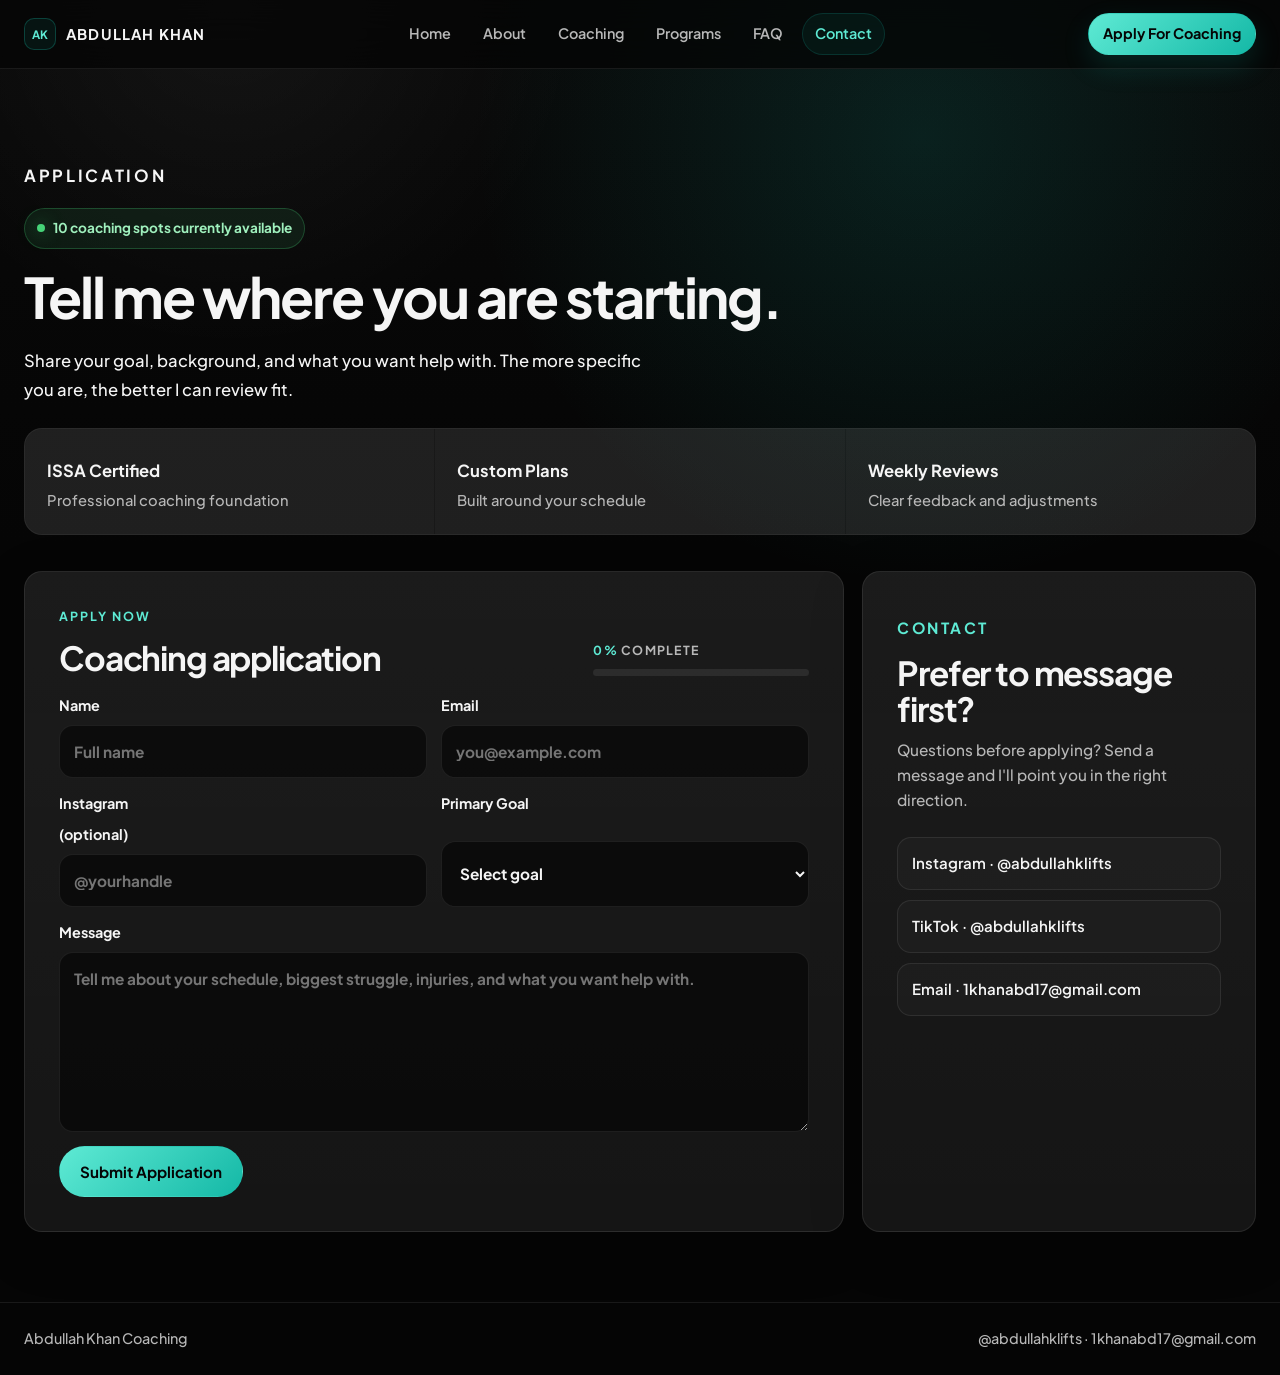
<file: contact.html>
<!DOCTYPE html>
<html lang="en">
<head>
  <meta charset="UTF-8">
  <meta name="viewport" content="width=device-width, initial-scale=1.0">
  <meta name="description" content="Evidence-based online fitness coaching focused on muscle gain, fat loss, nutrition, accountability, and long-term physique development.">
  <meta property="og:title" content="Apply for Coaching | Abdullah Khan">
  <meta property="og:description" content="Apply for custom training, nutrition guidance, weekly check-ins, and accountability.">
  <meta property="og:type" content="website">
  <meta property="og:image" content="hero-photo.jpg">
  <meta name="twitter:card" content="summary_large_image">
  <title>Apply | Abdullah Khan Coaching</title>
  <link rel="preconnect" href="https://fonts.googleapis.com">
  <link rel="preconnect" href="https://fonts.gstatic.com" crossorigin>
  <link href="https://fonts.googleapis.com/css2?family=Plus+Jakarta+Sans:wght@500;600;700&display=swap" rel="stylesheet">
  <link rel="icon" href="favicon.svg" type="image/svg+xml">
  <link rel="stylesheet" href="style.css">
  <script src="script.js" defer></script>
</head>
<body>
  <header class="site-header">
    <nav class="nav shell">
      <a class="brand" href="index.html#home"><span class="logo-mark">AK</span><span>Abdullah Khan</span></a>
      <div class="nav-links" aria-label="Main navigation">
        <a href="index.html#home">Home</a>
        <a href="index.html#about">About</a>
        <a href="index.html#coaching">Coaching</a>
        <a href="index.html#programs">Programs</a>
        <a href="index.html#faq">FAQ</a>
        <a class="active" href="contact.html">Contact</a>
      </div>
      <a class="nav-cta" href="contact.html">Apply For Coaching</a>
    </nav>
  </header>

  <main class="page-transition">
    <section class="page-hero compact-hero shell reveal">
      <p class="eyebrow">Application</p>
      <div class="availability-badge">10 coaching spots currently available</div>
      <h1>Tell me where you are starting.</h1>
      <p>Share your goal, background, and what you want help with. The more specific you are, the better I can review fit.</p>
    </section>

    <section class="trust-mini shell reveal" aria-label="Application trust points">
      <div><strong>ISSA Certified</strong><span>Professional coaching foundation</span></div>
      <div><strong>Custom Plans</strong><span>Built around your schedule</span></div>
      <div><strong>Weekly Reviews</strong><span>Clear feedback and adjustments</span></div>
    </section>

    <section class="section contact-section shell reveal">
      <form class="application-form" action="https://formsubmit.co/ajax/1khanabd17@gmail.com" method="POST" data-progress-form data-ajax-form>
        <input type="hidden" name="_subject" value="New coaching application">
        <input type="hidden" name="_captcha" value="false">
        <input type="hidden" name="_autoresponse" value="Thanks for applying for Abdullah Khan Coaching. Your application was received and will be reviewed soon.">

        <div class="form-top">
          <div>
            <p class="eyebrow">Apply now</p>
            <h2>Coaching application</h2>
          </div>
          <div class="form-progress" aria-label="Application progress">
            <span><b data-progress-text>0%</b> complete</span>
            <div><i data-progress-bar></i></div>
          </div>
        </div>

        <div class="form-message" data-form-status hidden></div>

        <div class="form-grid">
          <label>Name<input name="name" type="text" placeholder="Full name" required data-progress-field></label>
          <label>Email<input name="email" type="email" placeholder="you@example.com" required data-progress-field></label>
        </div>
        <div class="form-grid">
          <label>Instagram <span class="optional-label">(optional)</span><input name="instagram" type="text" placeholder="@yourhandle"></label>
          <label>Primary Goal
            <select name="goal" required data-progress-field>
              <option value="">Select goal</option>
              <option>Build Muscle</option>
              <option>Lose Fat</option>
              <option>Body Recomposition</option>
              <option>General Fitness</option>
              <option>Not Sure Yet</option>
            </select>
          </label>
        </div>
        <label>Message
          <textarea name="message" rows="6" placeholder="Tell me about your schedule, biggest struggle, injuries, and what you want help with." required data-progress-field></textarea>
        </label>
        <button class="button primary" type="submit">Submit Application</button>
      </form>

      <aside class="contact-card">
        <p class="eyebrow">Contact</p>
        <h2>Prefer to message first?</h2>
        <p>Questions before applying? Send a message and I'll point you in the right direction.</p>
        <div class="contact-links">
          <a href="https://www.instagram.com/abdullahklifts">Instagram · @abdullahklifts</a>
          <a href="https://www.tiktok.com/@abdullahklifts">TikTok · @abdullahklifts</a>
          <a href="mailto:1khanabd17@gmail.com">Email · 1khanabd17@gmail.com</a>
        </div>
      </aside>
    </section>
  </main>

  <footer class="footer">
    <div class="shell footer-inner">
      <p>Abdullah Khan Coaching</p>
      <p>@abdullahklifts · 1khanabd17@gmail.com</p>
    </div>
  </footer>
</body>
</html>
</file>
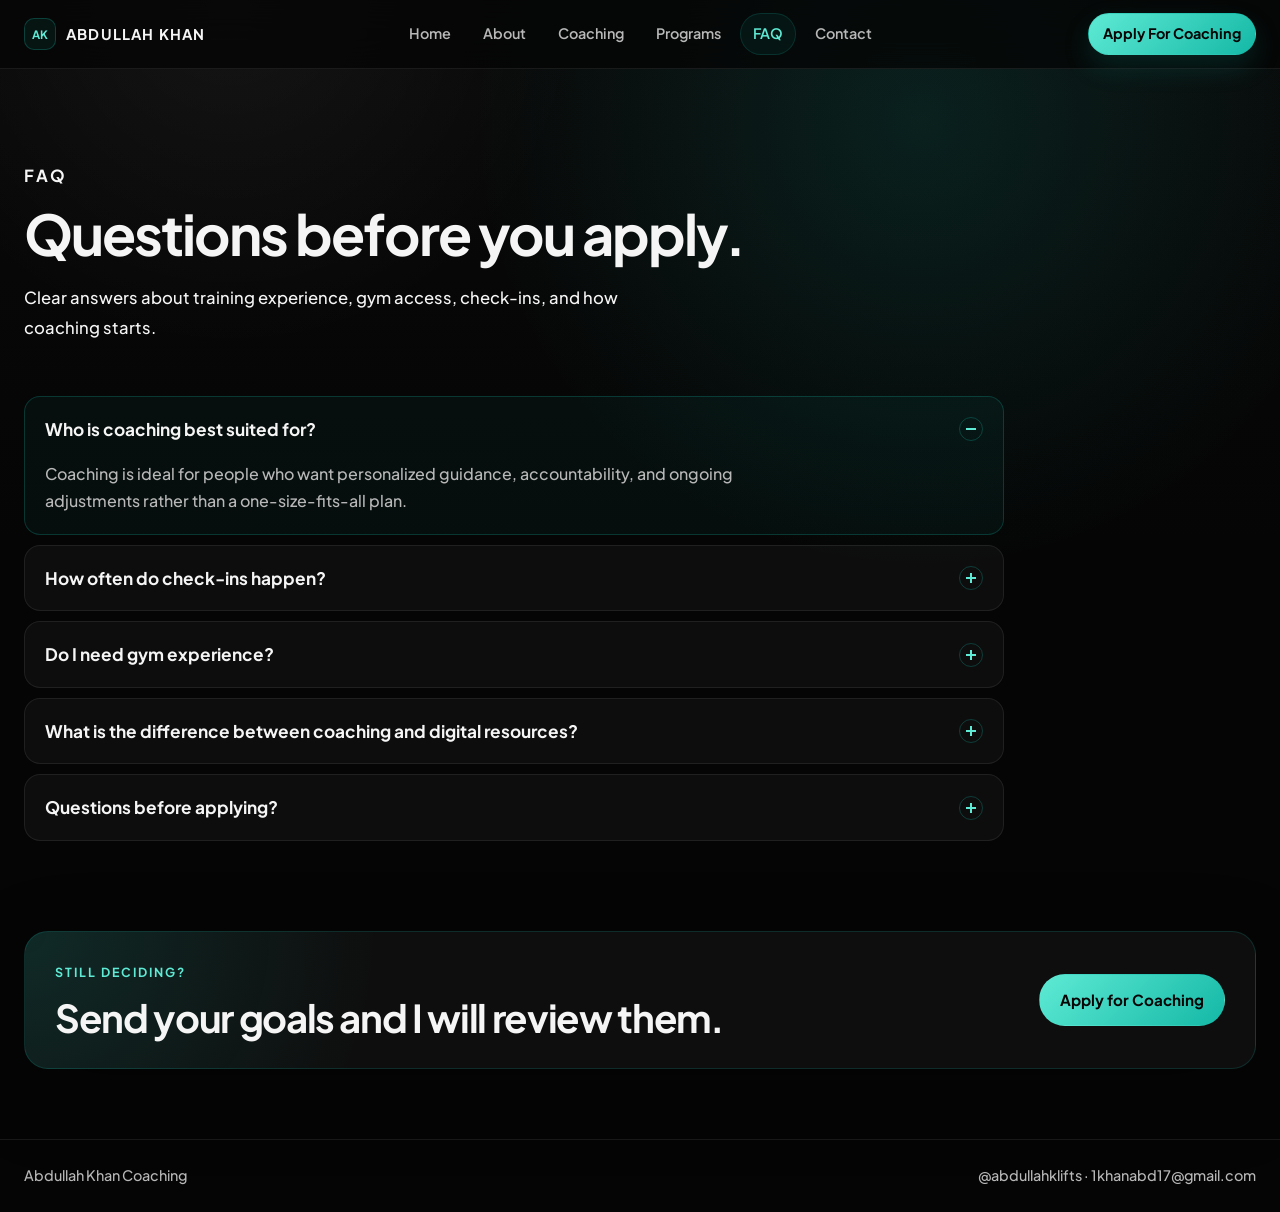
<file: faq.html>
<!DOCTYPE html>
<html lang="en">
<head>
  <meta charset="UTF-8">
  <meta name="viewport" content="width=device-width, initial-scale=1.0">
  <meta name="description" content="Evidence-based online fitness coaching focused on muscle gain, fat loss, nutrition, accountability, and long-term physique development.">
  <meta property="og:title" content="FAQ | Abdullah Khan Coaching">
  <meta property="og:description" content="Answers about online coaching, check-ins, gym access, and results.">
  <meta property="og:type" content="website">
  <meta property="og:image" content="hero-photo.jpg">
  <meta name="twitter:card" content="summary_large_image">
  <title>FAQ | Abdullah Khan Coaching</title>
  <link rel="preconnect" href="https://fonts.googleapis.com">
  <link rel="preconnect" href="https://fonts.gstatic.com" crossorigin>
  <link href="https://fonts.googleapis.com/css2?family=Plus+Jakarta+Sans:wght@500;600;700&display=swap" rel="stylesheet">
  <link rel="icon" href="favicon.svg" type="image/svg+xml">
  <link rel="stylesheet" href="style.css">
  <script src="script.js" defer></script>
</head>
<body>
  <header class="site-header">
    <nav class="nav shell">
      <a class="brand" href="index.html#home"><span class="logo-mark">AK</span><span>Abdullah Khan</span></a>
      <div class="nav-links" aria-label="Main navigation">
        <a href="index.html#home">Home</a>
        <a href="index.html#about">About</a>
        <a href="index.html#coaching">Coaching</a>
        <a href="index.html#programs">Programs</a>
        <a class="active" href="index.html#faq">FAQ</a>
        <a href="contact.html">Contact</a>
      </div>
      <a class="nav-cta" href="contact.html">Apply For Coaching</a>
    </nav>
  </header>

  <main class="page-transition">
    <section class="page-hero compact-hero shell reveal">
      <p class="eyebrow">FAQ</p>
      <h1>Questions before you apply.</h1>
      <p>Clear answers about training experience, gym access, check-ins, and how coaching starts.</p>
    </section>

    <section class="section faq-section shell reveal">
      <div class="accordion" data-accordion>
        <article class="accordion-item active"><button class="accordion-trigger" type="button" aria-expanded="true">Who is coaching best suited for?<span></span></button><div class="accordion-panel"><p>Coaching is ideal for people who want personalized guidance, accountability, and ongoing adjustments rather than a one-size-fits-all plan.</p></div></article>
        <article class="accordion-item"><button class="accordion-trigger" type="button" aria-expanded="false">How often do check-ins happen?<span></span></button><div class="accordion-panel"><p>Weekly. Progress is reviewed regularly so adjustments can be made when needed.</p></div></article>
        <article class="accordion-item"><button class="accordion-trigger" type="button" aria-expanded="false">Do I need gym experience?<span></span></button><div class="accordion-panel"><p>No. Programs and coaching can be adjusted for beginners and experienced lifters.</p></div></article>
        <article class="accordion-item"><button class="accordion-trigger" type="button" aria-expanded="false">What is the difference between coaching and digital resources?<span></span></button><div class="accordion-panel"><p>Digital resources provide structure and education. Coaching adds personalization, accountability, feedback, and ongoing support.</p></div></article>
        <article class="accordion-item">
          <button class="accordion-trigger" type="button" aria-expanded="false">Questions before applying?<span></span></button>
          <div class="accordion-panel"><p>Send a message through Instagram, TikTok, or email and I'll point you in the right direction.</p></div>
        </article>
      </div>
    </section>

    <section class="cta-band shell reveal">
      <div>
        <p class="eyebrow">Still deciding?</p>
        <h2>Send your goals and I will review them.</h2>
      </div>
      <a class="button primary" href="contact.html">Apply for Coaching</a>
    </section>
  </main>

  <footer class="footer">
    <div class="shell footer-inner">
      <p>Abdullah Khan Coaching</p>
      <p>@abdullahklifts · 1khanabd17@gmail.com</p>
    </div>
  </footer>
</body>
</html>
</file>
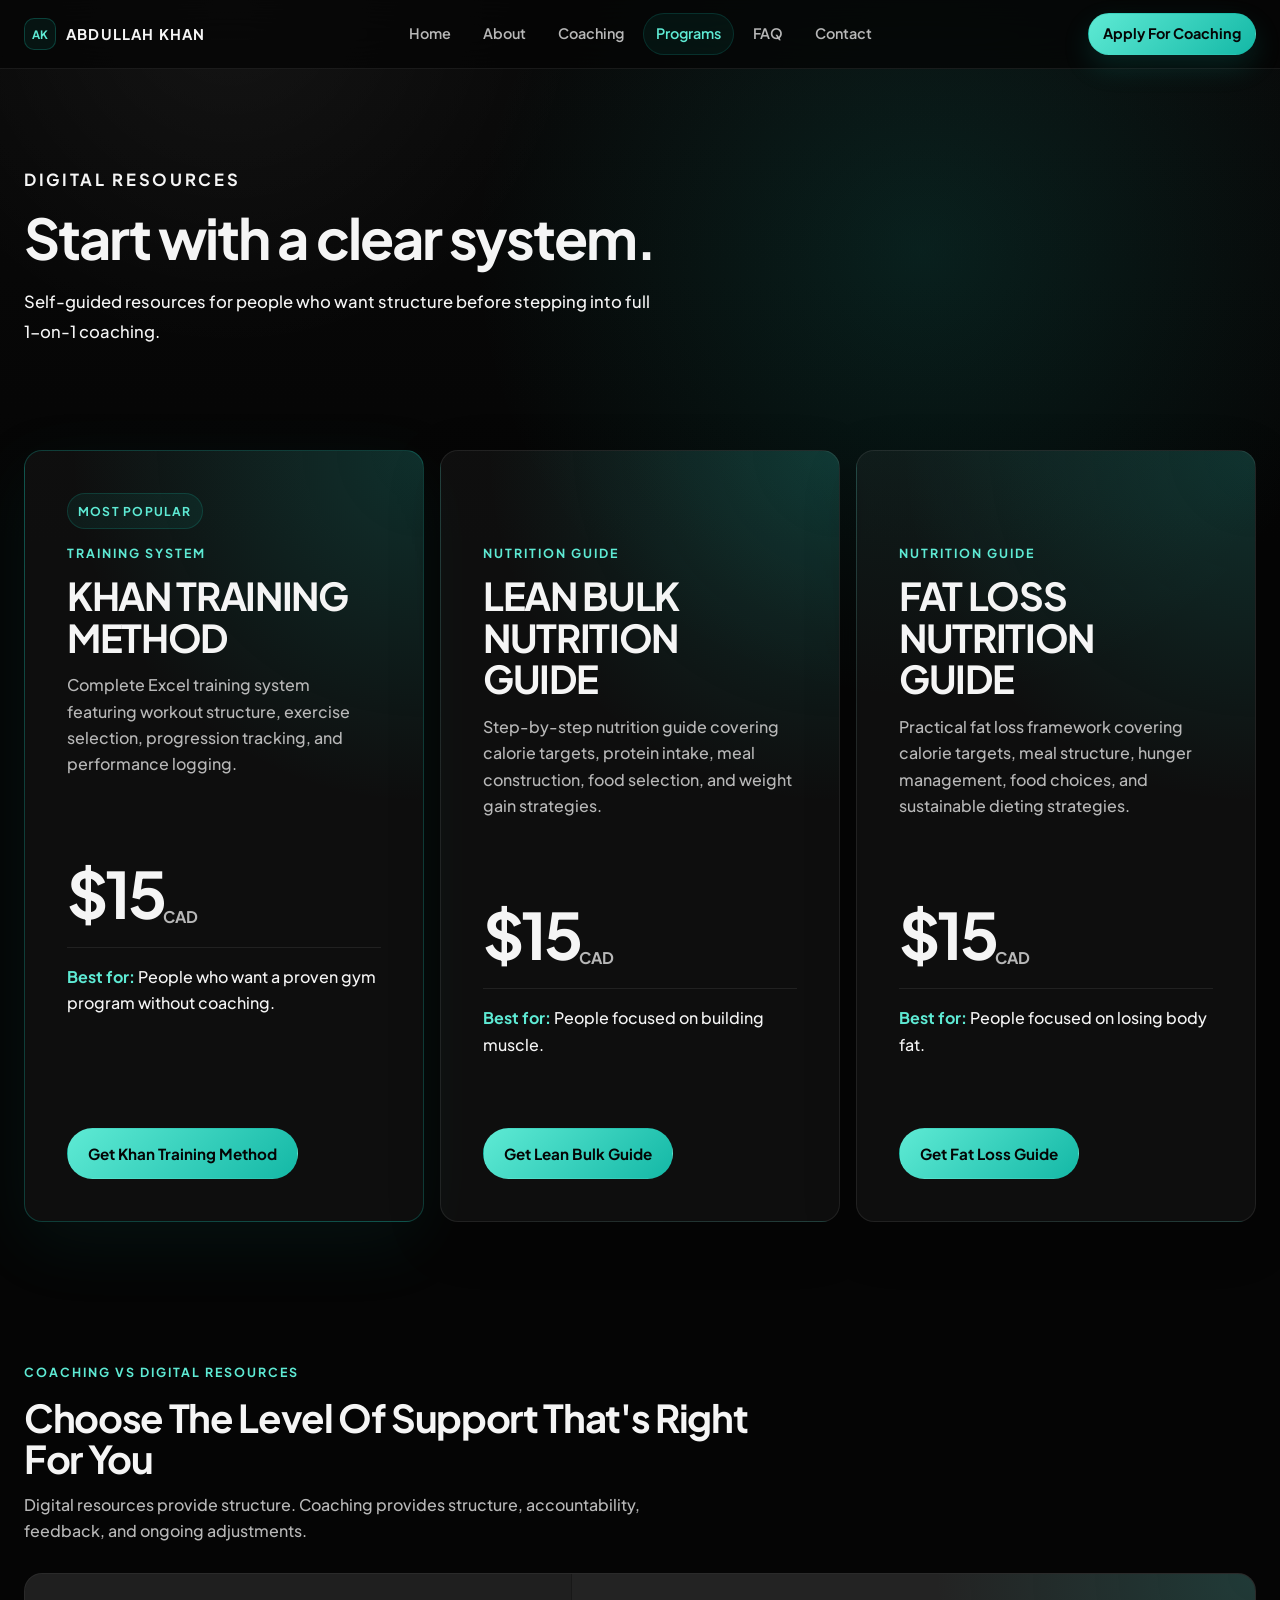
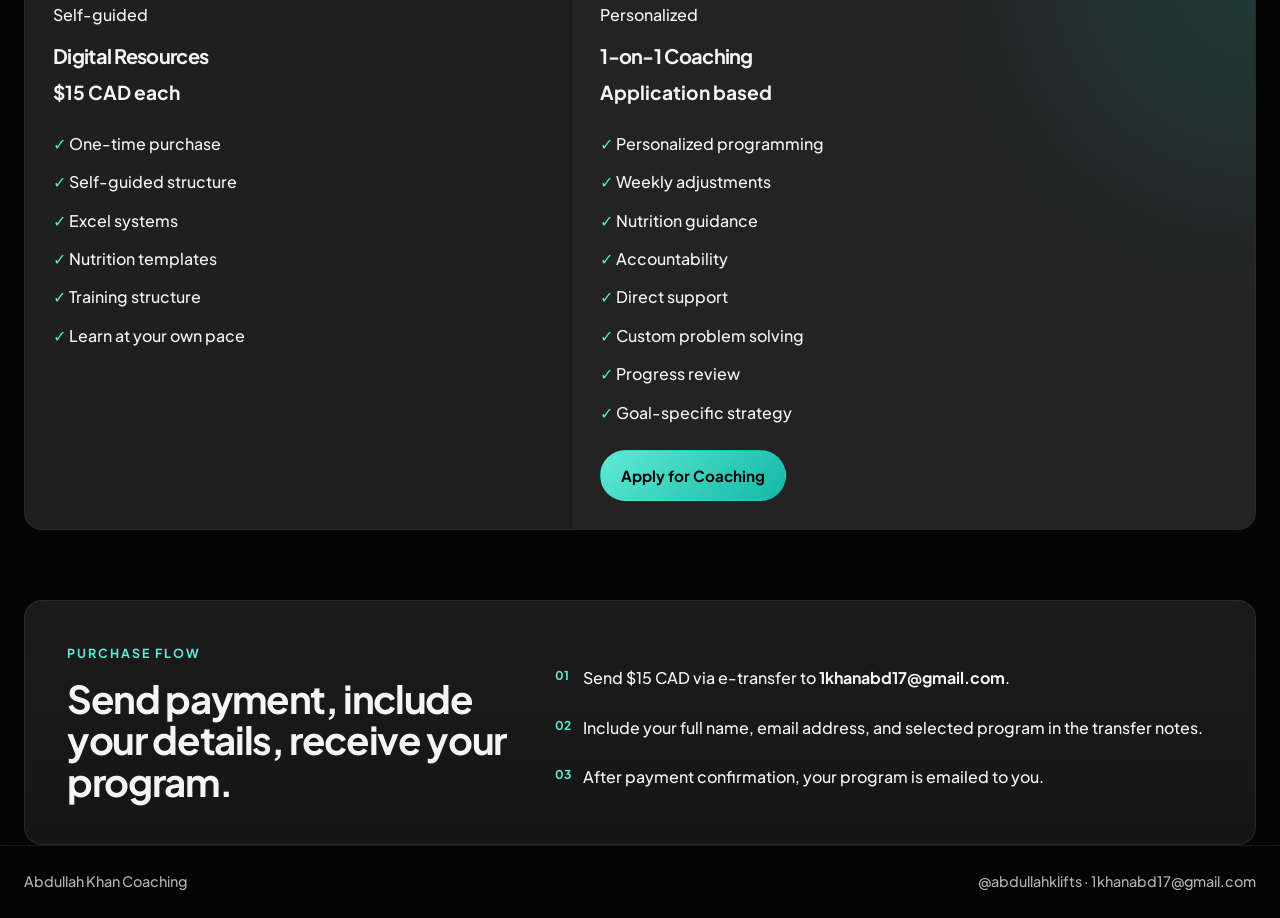
<file: programs.html>
<!DOCTYPE html>
<html lang="en">
<head>
  <meta charset="UTF-8">
  <meta name="viewport" content="width=device-width, initial-scale=1.0">
  <meta name="description" content="Evidence-based online fitness coaching focused on muscle gain, fat loss, nutrition, accountability, and long-term physique development.">
  <meta property="og:title" content="Digital Resources | Abdullah Khan Coaching">
  <meta property="og:description" content="Self-guided digital resources for training, lean bulking, and fat loss.">
  <meta property="og:type" content="website">
  <meta property="og:image" content="hero-photo.jpg">
  <meta name="twitter:card" content="summary_large_image">
  <title>Programs | Abdullah Khan Coaching</title>
  <link rel="preconnect" href="https://fonts.googleapis.com">
  <link rel="preconnect" href="https://fonts.gstatic.com" crossorigin>
  <link href="https://fonts.googleapis.com/css2?family=Plus+Jakarta+Sans:wght@500;600;700&display=swap" rel="stylesheet">
  <link rel="icon" href="favicon.svg" type="image/svg+xml">
  <link rel="stylesheet" href="style.css">
  <script src="script.js" defer></script>
</head>
<body>
  <header class="site-header">
    <nav class="nav shell">
      <a class="brand" href="index.html#home"><span class="logo-mark">AK</span><span>Abdullah Khan</span></a>
      <div class="nav-links" aria-label="Main navigation">
        <a href="index.html#home">Home</a>
        <a href="index.html#about">About</a>
        <a href="index.html#coaching">Coaching</a>
        <a class="active" href="index.html#programs">Programs</a>
        <a href="index.html#faq">FAQ</a>
        <a href="contact.html">Contact</a>
      </div>
      <a class="nav-cta" href="contact.html">Apply For Coaching</a>
    </nav>
  </header>

  <main class="page-transition">
    <section class="page-hero shell reveal">
      <p class="eyebrow">Digital Resources</p>
      <h1>Start with a clear system.</h1>
      <p>Self-guided resources for people who want structure before stepping into full 1-on-1 coaching.</p>
    </section>

    <section class="section shell reveal">
      <div class="program-products">
        <article class="product-card flagship-product">
          <div class="badge-row"><div class="popular-badge">Most Popular</div></div>
          <p class="eyebrow">Training system</p>
          <h2>KHAN TRAINING METHOD</h2>
          <p>Complete Excel training system featuring workout structure, exercise selection, progression tracking, and performance logging.</p>
          <div class="price">$15 <span>CAD</span></div>
          <p class="best-for"><strong>Best for:</strong> People who want a proven gym program without coaching.</p>
          <a class="button primary" href="#purchase">Get Khan Training Method</a>
        </article>

        <article class="product-card">
          <div class="badge-row" aria-hidden="true"><div class="popular-badge badge-placeholder">Most Popular</div></div>
          <p class="eyebrow">Nutrition guide</p>
          <h2>LEAN BULK NUTRITION GUIDE</h2>
          <p>Step-by-step nutrition guide covering calorie targets, protein intake, meal construction, food selection, and weight gain strategies.</p>
          <div class="price">$15 <span>CAD</span></div>
          <p class="best-for"><strong>Best for:</strong> People focused on building muscle.</p>
          <a class="button primary" href="#purchase">Get Lean Bulk Guide</a>
        </article>

        <article class="product-card">
          <div class="badge-row" aria-hidden="true"><div class="popular-badge badge-placeholder">Most Popular</div></div>
          <p class="eyebrow">Nutrition guide</p>
          <h2>FAT LOSS NUTRITION GUIDE</h2>
          <p>Practical fat loss framework covering calorie targets, meal structure, hunger management, food choices, and sustainable dieting strategies.</p>
          <div class="price">$15 <span>CAD</span></div>
          <p class="best-for"><strong>Best for:</strong> People focused on losing body fat.</p>
          <a class="button primary" href="#purchase">Get Fat Loss Guide</a>
        </article>
      </div>
    </section>

    <section class="section shell comparison-section reveal">
      <div class="section-header">
        <p class="eyebrow">Coaching vs Digital Resources</p>
        <h2>Choose The Level Of Support That's Right For You</h2>
        <p>Digital resources provide structure. Coaching provides structure, accountability, feedback, and ongoing adjustments.</p>
      </div>
      <div class="comparison-grid">
        <article>
          <span>Self-guided</span>
          <h3>Digital Resources</h3>
          <strong>$15 CAD each</strong>
          <ul>
            <li>One-time purchase</li>
            <li>Self-guided structure</li>
            <li>Excel systems</li>
            <li>Nutrition templates</li>
            <li>Training structure</li>
            <li>Learn at your own pace</li>
          </ul>
        </article>
        <article class="featured-comparison">
          <span>Personalized</span>
          <h3>1-on-1 Coaching</h3>
          <strong>Application based</strong>
          <ul>
            <li>Personalized programming</li>
            <li>Weekly adjustments</li>
            <li>Nutrition guidance</li>
            <li>Accountability</li>
            <li>Direct support</li>
            <li>Custom problem solving</li>
            <li>Progress review</li>
            <li>Goal-specific strategy</li>
          </ul>
          <a class="button primary" href="contact.html">Apply for Coaching</a>
        </article>
      </div>
    </section>

    <section class="section shell purchase-panel reveal" id="purchase">
      <div>
        <p class="eyebrow">Purchase flow</p>
        <h2>Send payment, include your details, receive your program.</h2>
      </div>
      <ol>
        <li>Send $15 CAD via e-transfer to <strong>1khanabd17@gmail.com</strong>.</li>
        <li>Include your full name, email address, and selected program in the transfer notes.</li>
        <li>After payment confirmation, your program is emailed to you.</li>
      </ol>
    </section>
  </main>

  <footer class="footer">
    <div class="shell footer-inner">
      <p>Abdullah Khan Coaching</p>
      <p>@abdullahklifts · 1khanabd17@gmail.com</p>
    </div>
  </footer>
</body>
</html>
</file>
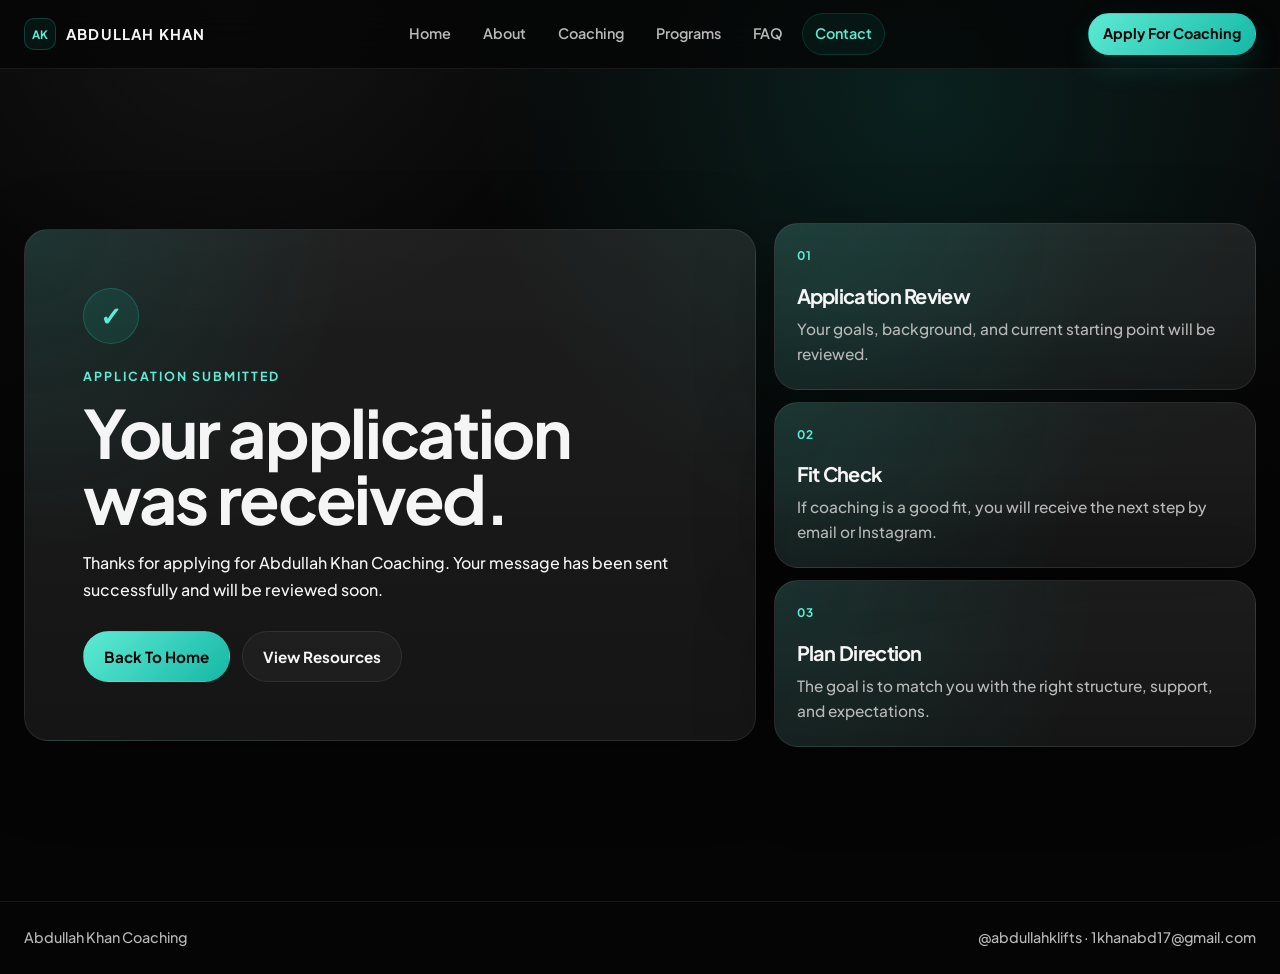
<file: thank-you.html>
<!DOCTYPE html>
<html lang="en">
<head>
  <meta charset="UTF-8">
  <meta name="viewport" content="width=device-width, initial-scale=1.0">
  <meta name="description" content="Your Abdullah Khan Coaching application was submitted successfully.">
  <meta property="og:title" content="Application Submitted | Abdullah Khan Coaching">
  <meta property="og:description" content="Your coaching application was received and will be reviewed soon.">
  <meta property="og:type" content="website">
  <meta property="og:image" content="hero-photo.jpg">
  <meta name="twitter:card" content="summary_large_image">
  <title>Application Submitted | Abdullah Khan Coaching</title>
  <link rel="preconnect" href="https://fonts.googleapis.com">
  <link rel="preconnect" href="https://fonts.gstatic.com" crossorigin>
  <link href="https://fonts.googleapis.com/css2?family=Plus+Jakarta+Sans:wght@500;600;700&display=swap" rel="stylesheet">
  <link rel="icon" href="favicon.svg" type="image/svg+xml">
  <link rel="stylesheet" href="style.css">
  <script src="script.js" defer></script>
</head>
<body>
  <header class="site-header">
    <nav class="nav shell">
      <a class="brand" href="index.html#home"><span class="logo-mark">AK</span><span>Abdullah Khan</span></a>
      <div class="nav-links" aria-label="Main navigation">
        <a href="index.html#home">Home</a>
        <a href="index.html#about">About</a>
        <a href="index.html#coaching">Coaching</a>
        <a href="index.html#programs">Programs</a>
        <a href="index.html#faq">FAQ</a>
        <a class="active" href="contact.html">Contact</a>
      </div>
      <a class="nav-cta" href="contact.html">Apply For Coaching</a>
    </nav>
  </header>

  <main class="page-transition">
    <section class="section shell success-hero reveal">
      <div class="success-panel">
        <div class="success-icon" aria-hidden="true">✓</div>
        <p class="eyebrow">Application submitted</p>
        <h1>Your application was received.</h1>
        <p>Thanks for applying for Abdullah Khan Coaching. Your message has been sent successfully and will be reviewed soon.</p>
        <div class="success-actions">
          <a class="button primary" href="index.html#home">Back To Home</a>
          <a class="button secondary" href="programs.html">View Resources</a>
        </div>
      </div>

      <div class="next-steps">
        <article>
          <span>01</span>
          <h3>Application Review</h3>
          <p>Your goals, background, and current starting point will be reviewed.</p>
        </article>
        <article>
          <span>02</span>
          <h3>Fit Check</h3>
          <p>If coaching is a good fit, you will receive the next step by email or Instagram.</p>
        </article>
        <article>
          <span>03</span>
          <h3>Plan Direction</h3>
          <p>The goal is to match you with the right structure, support, and expectations.</p>
        </article>
      </div>
    </section>
  </main>

  <footer class="footer">
    <div class="shell footer-inner">
      <p>Abdullah Khan Coaching</p>
      <p>@abdullahklifts · 1khanabd17@gmail.com</p>
    </div>
  </footer>
</body>
</html>
</file>
<file: style.css>
:root {
  --bg: #050505;
  --ink: #f5f5f5;
  --soft: #f5f5f5;
  --muted: #b8b8b8;
  --panel: rgba(255, 255, 255, 0.045);
  --panel-strong: rgba(255, 255, 255, 0.07);
  --line: rgba(255, 255, 255, 0.08);
  --accent: #14b8a6;
  --accent-soft: #5eead4;
  --accent-dim: rgba(20, 184, 166, 0.12);
  --shadow: 0 24px 80px rgba(0, 0, 0, 0.3);
  --radius: 18px;
  --max: 1400px;
}

* {
  box-sizing: border-box;
  margin: 0;
  padding: 0;
}

html {
  scroll-behavior: smooth;
}

body {
  min-height: 100vh;
  background:
    radial-gradient(circle at 72% 10%, rgba(20, 184, 166, 0.14), transparent 28rem),
    radial-gradient(circle at 18% 0%, rgba(255, 255, 255, 0.05), transparent 22rem),
    linear-gradient(180deg, #090909 0%, var(--bg) 34rem);
  color: var(--ink);
  font-family: "Plus Jakarta Sans", "Inter", sans-serif;
  font-size: clamp(1rem, 1.2vw, 1.125rem);
  font-weight: 500;
  line-height: 1.65;
  overflow-x: hidden;
}

body::selection {
  background: var(--accent);
  color: #050505;
}

a {
  color: inherit;
}

img {
  display: block;
  max-width: 100%;
}

.shell {
  width: min(var(--max), calc(100% - 48px));
  margin-inline: auto;
}

.page-transition {
  animation: pageIn 520ms ease both;
}

.site-header {
  position: sticky;
  top: 0;
  z-index: 40;
  border-bottom: 1px solid var(--line);
  background: rgba(5, 5, 5, 0.74);
  backdrop-filter: blur(18px);
}

.nav {
  min-height: 68px;
  display: grid;
  grid-template-columns: 1fr auto 1fr;
  align-items: center;
  gap: 22px;
}

.brand,
.nav-links a,
.nav-cta {
  text-decoration: none;
}

.brand {
  display: inline-flex;
  align-items: center;
  gap: 10px;
  color: var(--ink);
  font-size: 0.92rem;
  font-weight: 700;
  letter-spacing: 0.08em;
  text-transform: uppercase;
}

.logo-mark {
  width: 32px;
  height: 32px;
  display: inline-flex;
  align-items: center;
  justify-content: center;
  border: 1px solid rgba(20, 184, 166, 0.28);
  border-radius: 10px;
  background: rgba(20, 184, 166, 0.08);
  color: var(--accent-soft);
  font-size: 0.72rem;
  letter-spacing: 0.02em;
}

.nav-links {
  display: flex;
  align-items: center;
  justify-content: center;
  gap: 6px;
}

.nav-links a {
  border: 1px solid transparent;
  border-radius: 999px;
  color: var(--muted);
  font-size: 0.9rem;
  font-weight: 600;
  padding: 8px 12px;
  transition: 200ms ease;
}

.nav-links a:hover,
.nav-links a.active {
  border-color: rgba(20, 184, 166, 0.18);
  background: rgba(20, 184, 166, 0.075);
  color: var(--accent-soft);
}

.nav-cta {
  justify-self: end;
  border: 1px solid rgba(20, 184, 166, 0.22);
  border-radius: 999px;
  background: linear-gradient(135deg, var(--accent-soft), var(--accent));
  box-shadow: 0 12px 28px rgba(20, 184, 166, 0.16);
  color: #050505;
  font-size: 0.9rem;
  font-weight: 700;
  padding: 8px 14px;
  transition: transform 200ms ease, box-shadow 200ms ease;
}

.nav-cta:hover {
  box-shadow: 0 16px 34px rgba(20, 184, 166, 0.26);
  transform: translateY(-1px);
}

.hero {
  min-height: min(780px, calc(100vh - 68px));
  display: grid;
  grid-template-columns: minmax(0, 0.94fr) minmax(380px, 0.72fr);
  align-items: center;
  gap: clamp(44px, 6vw, 86px);
  padding-block: clamp(62px, 8vw, 90px);
}

.hero-content {
  max-width: 760px;
}

.eyebrow {
  color: var(--accent-soft);
  font-size: 0.78rem;
  font-weight: 700;
  letter-spacing: 0.16em;
  margin-bottom: 14px;
  text-transform: uppercase;
}

h1,
h2,
h3 {
  color: var(--ink);
  font-weight: 700;
  letter-spacing: -0.035em;
}

h1 {
  max-width: 860px;
  font-size: clamp(2.25rem, 5vw, 4.5rem);
  line-height: 0.98;
}

h2 {
  max-width: 760px;
  font-size: clamp(2rem, 3vw, 2.5rem);
  line-height: 1.08;
}

h3 {
  font-size: clamp(1.25rem, 1.55vw, 1.5rem);
  line-height: 1.16;
}

p {
  color: var(--muted);
}

.hero-lead,
.page-hero p {
  max-width: 640px;
  color: var(--soft);
  font-size: clamp(1rem, 1.3vw, 1.15rem);
  line-height: 1.75;
  margin-top: 20px;
}

.hero-actions {
  display: flex;
  flex-wrap: wrap;
  gap: 12px;
  margin-top: 28px;
}

.button {
  min-height: 48px;
  display: inline-flex;
  align-items: center;
  justify-content: center;
  border: 1px solid transparent;
  border-radius: 999px;
  cursor: pointer;
  font: inherit;
  font-size: 0.95rem;
  font-weight: 700;
  padding: 12px 20px;
  text-decoration: none;
  transition: transform 220ms ease, box-shadow 220ms ease, border-color 220ms ease, background 220ms ease;
}

.button:hover {
  transform: translateY(-2px);
}

.button.primary {
  background: linear-gradient(135deg, var(--accent-soft), var(--accent));
  color: #050505;
}

.button.primary:hover {
  box-shadow: 0 14px 34px rgba(20, 184, 166, 0.22);
}

.button.secondary {
  border-color: var(--line);
  background: rgba(255, 255, 255, 0.035);
  color: var(--soft);
}

.hero-badges {
  display: flex;
  flex-wrap: wrap;
  gap: 10px;
  margin-top: 28px;
}

.availability-badge {
  width: fit-content;
  display: flex;
  align-items: center;
  gap: 8px;
  border: 1px solid rgba(70, 211, 120, 0.26);
  border-radius: 999px;
  background: rgba(70, 211, 120, 0.09);
  color: #9ff0bd;
  font-size: 0.85rem;
  font-weight: 700;
  margin-top: 18px;
  padding: 8px 12px;
}

.availability-badge::before {
  width: 8px;
  height: 8px;
  border-radius: 50%;
  background: #46d378;
  box-shadow: 0 0 18px rgba(70, 211, 120, 0.7);
  content: "";
}

.page-hero .availability-badge {
  margin-bottom: 18px;
}

.hero-badges span {
  border: 1px solid rgba(255, 255, 255, 0.09);
  border-radius: 999px;
  background: rgba(255, 255, 255, 0.035);
  color: var(--soft);
  font-size: 0.86rem;
  font-weight: 600;
  padding: 8px 12px;
}

.hero-image-wrap {
  position: relative;
}

.photo-glow {
  position: absolute;
  inset: 8% -8% 4% 4%;
  border-radius: 30px;
  background: radial-gradient(circle, rgba(20, 184, 166, 0.24), transparent 64%);
  filter: blur(20px);
}

.hero-image {
  position: relative;
  z-index: 1;
  aspect-ratio: 0.72;
  overflow: hidden;
  border: 1px solid var(--line);
  border-radius: 24px;
  background: var(--panel);
  box-shadow: var(--shadow);
}

.hero-image::after,
.bio-photo::after {
  position: absolute;
  inset: 0;
  content: "";
  background: linear-gradient(180deg, transparent 40%, rgba(0, 0, 0, 0.42));
  pointer-events: none;
}

.hero-image img,
.bio-photo img {
  width: 100%;
  height: 100%;
  object-fit: cover;
  object-position: center top;
}

.hero-metric {
  position: absolute;
  z-index: 2;
  right: 22px;
  bottom: 22px;
  max-width: 285px;
  border: 1px solid rgba(255, 255, 255, 0.1);
  border-radius: 16px;
  background: rgba(10, 10, 10, 0.66);
  backdrop-filter: blur(16px);
  padding: 16px;
}

.hero-metric span,
.premium-card span,
.process-line span,
.metric-strip span,
.stat-cards span,
.stacked-insights span {
  color: var(--accent-soft);
  display: block;
  font-size: 0.74rem;
  font-weight: 700;
  letter-spacing: 0.13em;
  text-transform: uppercase;
}

.hero-metric strong {
  display: block;
  font-size: 1rem;
  line-height: 1.35;
  margin-top: 6px;
}

.metric-strip,
.trust-mini,
.stat-cards,
.testimonial-grid,
.choice-panel,
.comparison-grid {
  display: grid;
  gap: 1px;
  overflow: hidden;
  border: 1px solid var(--line);
  border-radius: var(--radius);
  background: var(--line);
}

.metric-strip {
  grid-template-columns: repeat(4, minmax(0, 1fr));
  margin-bottom: 10px;
}

.metric-strip div,
.trust-mini div,
.stat-cards article,
.testimonial-grid article {
  background: rgba(255, 255, 255, 0.032);
  padding: 22px;
}

.choice-panel {
  grid-template-columns: repeat(2, minmax(0, 1fr));
  margin-top: 28px;
}

.choice-panel article {
  background: rgba(255, 255, 255, 0.032);
  padding: 28px;
}

.choice-panel span,
.popular-badge {
  color: var(--accent-soft);
  display: inline-flex;
  border: 1px solid rgba(20, 184, 166, 0.2);
  border-radius: 999px;
  background: rgba(20, 184, 166, 0.08);
  font-size: 0.76rem;
  font-weight: 700;
  letter-spacing: 0.1em;
  padding: 7px 10px;
  text-transform: uppercase;
}

.choice-panel h2 {
  margin-top: 18px;
}

.choice-panel p {
  max-width: 560px;
  margin-top: 10px;
}

.choice-panel strong {
  display: block;
  color: var(--ink);
  font-size: 1.22rem;
  margin-block: 20px;
}

.highlight-choice {
  background:
    radial-gradient(circle at top right, rgba(20, 184, 166, 0.16), transparent 18rem),
    rgba(255, 255, 255, 0.046) !important;
}

.metric-strip strong,
.trust-mini strong,
.stat-cards strong {
  display: block;
  color: var(--ink);
  font-size: 1.04rem;
  font-weight: 700;
  line-height: 1.25;
  margin-top: 10px;
}

.metric-strip p,
.trust-mini span,
.stat-cards p {
  color: var(--muted);
  display: block;
  font-size: 0.92rem;
  line-height: 1.55;
  margin-top: 7px;
}

.section {
  padding-block: clamp(50px, 6vw, 70px);
}

.section-header {
  max-width: 800px;
  margin-bottom: 28px;
}

.section-header > p:not(.eyebrow) {
  max-width: 620px;
  margin-top: 12px;
}

.split-header {
  max-width: none;
  display: grid;
  grid-template-columns: minmax(0, 0.9fr) minmax(280px, 0.55fr);
  align-items: end;
  gap: 26px;
}

.split-header > p,
.split-header .text-link {
  justify-self: end;
}

.feature-row,
.card-grid,
.process-line {
  display: grid;
  gap: 14px;
}

.feature-row {
  grid-template-columns: repeat(3, minmax(0, 1fr));
}

.feature-row article,
.premium-card,
.process-line article,
.contact-card,
.application-form,
.bio-copy {
  border: 1px solid var(--line);
  border-radius: var(--radius);
  background:
    linear-gradient(180deg, rgba(255, 255, 255, 0.05), rgba(255, 255, 255, 0.025)),
    var(--panel);
  box-shadow: 0 16px 54px rgba(0, 0, 0, 0.18);
}

.feature-row article,
.premium-card,
.process-line article {
  padding: 22px;
}

.feature-row article {
  min-height: 190px;
}

.tiny-icon {
  width: 34px;
  height: 34px;
  display: inline-flex;
  align-items: center;
  justify-content: center;
  border: 1px solid rgba(20, 184, 166, 0.22);
  border-radius: 50%;
  background: var(--accent-dim);
  color: var(--accent-soft);
  font-size: 0.8rem;
  font-weight: 700;
  margin-bottom: 20px;
}

.feature-row p,
.premium-card p,
.process-line p,
.bio-copy p,
.contact-card p,
.testimonial-grid p {
  font-size: 0.96rem;
  line-height: 1.62;
  margin-top: 10px;
}

.card-grid.six,
.card-grid.dense {
  grid-template-columns: repeat(3, minmax(0, 1fr));
}

.card-grid.three {
  grid-template-columns: repeat(3, minmax(0, 1fr));
}

.card-grid.two {
  grid-template-columns: repeat(2, minmax(0, 1fr));
}

.card-grid.four {
  grid-template-columns: repeat(4, minmax(0, 1fr));
}

.premium-card {
  min-height: 182px;
  transition: transform 220ms ease, border-color 220ms ease, background 220ms ease, box-shadow 220ms ease;
}

.premium-card:hover {
  transform: translateY(-5px);
  border-color: rgba(20, 184, 166, 0.25);
  background:
    linear-gradient(180deg, rgba(20, 184, 166, 0.07), rgba(255, 255, 255, 0.024)),
    var(--panel);
  box-shadow: 0 24px 70px rgba(0, 0, 0, 0.25);
}

.premium-card h3 {
  margin-top: 26px;
}

.feature-wide {
  grid-column: span 3;
  min-height: 150px;
}

.visual-panel {
  display: grid;
  grid-template-columns: minmax(0, 0.86fr) minmax(360px, 0.78fr);
  align-items: center;
  gap: 36px;
  border-top: 1px solid var(--line);
  border-bottom: 1px solid var(--line);
}

.visual-panel p:not(.eyebrow) {
  max-width: 650px;
  margin-top: 14px;
}

.stacked-insights {
  display: grid;
  gap: 10px;
}

.stacked-insights div {
  border: 1px solid var(--line);
  border-radius: 15px;
  background: rgba(255, 255, 255, 0.035);
  padding: 18px;
}

.stacked-insights strong {
  display: block;
  font-size: 1.02rem;
  font-weight: 700;
  margin-top: 7px;
}

.process-line {
  position: relative;
  grid-template-columns: repeat(4, minmax(0, 1fr));
}

.process-line.five {
  grid-template-columns: repeat(5, minmax(0, 1fr));
}

.process-line::before {
  position: absolute;
  top: 36px;
  left: 8%;
  right: 8%;
  height: 1px;
  content: "";
  background: linear-gradient(90deg, transparent, rgba(20, 184, 166, 0.35), transparent);
}

.process-line article {
  position: relative;
  z-index: 1;
  min-height: 176px;
  background:
    linear-gradient(180deg, rgba(255, 255, 255, 0.055), rgba(255, 255, 255, 0.025)),
    #080808;
}

.process-line span {
  width: 38px;
  height: 38px;
  display: inline-flex;
  align-items: center;
  justify-content: center;
  border: 1px solid rgba(20, 184, 166, 0.24);
  border-radius: 50%;
  background: #080808;
  letter-spacing: 0;
  margin-bottom: 22px;
}

.testimonial-grid {
  grid-template-columns: repeat(3, minmax(0, 1fr));
}

.testimonial-grid article {
  min-height: 160px;
}

.client-results-panel {
  max-width: 920px;
  border: 1px solid var(--line);
  border-radius: 24px;
  background:
    radial-gradient(circle at top left, rgba(20, 184, 166, 0.12), transparent 20rem),
    rgba(255, 255, 255, 0.045);
  box-shadow: var(--shadow);
  padding: clamp(28px, 4vw, 42px);
}

.client-results-panel h3 {
  max-width: 740px;
  font-size: clamp(1.55rem, 2.6vw, 2rem);
}

.client-results-panel p {
  max-width: 760px;
  color: var(--soft);
  margin-top: 14px;
}

.client-initials {
  width: 42px;
  height: 42px;
  display: inline-flex;
  align-items: center;
  justify-content: center;
  border: 1px solid rgba(20, 184, 166, 0.26);
  border-radius: 50%;
  background: rgba(20, 184, 166, 0.08);
  color: var(--accent-soft);
  font-size: 0.86rem;
  font-weight: 700;
  margin-bottom: 18px;
}

.testimonial-grid p {
  color: var(--soft);
  font-size: 1.02rem;
}

.testimonial-grid span {
  display: block;
  color: var(--accent-soft);
  font-size: 0.78rem;
  font-weight: 700;
  letter-spacing: 0.12em;
  margin-top: 20px;
  text-transform: uppercase;
}

.testimonial-grid strong {
  display: block;
  color: var(--ink);
  font-size: 0.96rem;
  margin-top: 18px;
}

.cta-band {
  display: flex;
  align-items: center;
  justify-content: space-between;
  gap: 26px;
  border: 1px solid rgba(20, 184, 166, 0.18);
  border-radius: 24px;
  background:
    radial-gradient(circle at top left, rgba(20, 184, 166, 0.16), transparent 22rem),
    rgba(255, 255, 255, 0.04);
  box-shadow: var(--shadow);
  margin-block: 10px 70px;
  padding: 30px;
}

.cta-band h2 {
  font-size: clamp(2rem, 3vw, 2.5rem);
}

.page-hero {
  padding-block: clamp(56px, 7vw, 76px) clamp(22px, 3vw, 34px);
}

.page-hero.compact-hero {
  padding-block: clamp(58px, 6vw, 72px) 24px;
}

.page-hero h1 {
  max-width: 880px;
  font-size: clamp(3rem, 4.4vw, 3.5rem);
  line-height: 1.06;
}

.bio-split,
.contact-section,
.image-story,
.product-layout,
.purchase-panel {
  display: grid;
  grid-template-columns: minmax(320px, 0.64fr) minmax(0, 1fr);
  gap: 18px;
  align-items: stretch;
}

.image-story {
  grid-template-columns: minmax(0, 0.88fr) minmax(320px, 0.72fr);
  gap: 18px;
  align-items: stretch;
  padding-block: 44px;
}

.image-story.reverse {
  grid-template-columns: minmax(320px, 0.72fr) minmax(0, 0.88fr);
}

.story-card,
.included-card,
.product-card,
.purchase-panel {
  border: 1px solid var(--line);
  border-radius: var(--radius);
  background:
    linear-gradient(180deg, rgba(255, 255, 255, 0.05), rgba(255, 255, 255, 0.025)),
    var(--panel);
  box-shadow: 0 16px 54px rgba(0, 0, 0, 0.18);
}

.story-card {
  display: flex;
  flex-direction: column;
  justify-content: center;
  padding: clamp(26px, 4vw, 42px);
}

.story-card p:not(.eyebrow) {
  margin-top: 12px;
}

.story-image {
  position: relative;
  min-height: 420px;
  overflow: hidden;
  border: 1px solid var(--line);
  border-radius: 24px;
  background: var(--panel);
}

.story-image img {
  width: 100%;
  height: 100%;
  object-fit: cover;
  object-position: center top;
}

.bio-photo {
  position: relative;
  min-height: 460px;
  overflow: hidden;
  border: 1px solid var(--line);
  border-radius: 24px;
  background: var(--panel);
  box-shadow: var(--shadow);
}

.primary-about-photo {
  aspect-ratio: 0.845;
  min-height: 0;
}

.primary-about-photo img {
  object-fit: cover;
  object-position: center top;
}

.side-photo {
  aspect-ratio: 0.71;
  min-height: 0;
}

.side-photo img {
  object-position: center top;
}

.credibility-block {
  display: grid;
  grid-template-columns: minmax(0, 0.78fr) minmax(320px, 0.72fr);
  align-items: center;
  gap: 28px;
  border-top: 1px solid var(--line);
  border-bottom: 1px solid var(--line);
  padding-block: clamp(42px, 5vw, 58px);
}

.credibility-block p:not(.eyebrow) {
  max-width: 680px;
}

.bio-copy {
  display: flex;
  flex-direction: column;
  justify-content: center;
  padding: clamp(28px, 4vw, 44px);
}

.stat-cards {
  grid-template-columns: repeat(3, minmax(0, 1fr));
}

.stat-cards article {
  min-height: 150px;
}

.stat-cards strong {
  font-size: clamp(1.35rem, 2vw, 1.75rem);
  letter-spacing: -0.02em;
}

.faq-section {
  padding-top: 30px;
}

.accordion {
  max-width: 980px;
}

.accordion-item {
  overflow: hidden;
  border: 1px solid var(--line);
  border-radius: 16px;
  background: rgba(255, 255, 255, 0.035);
  margin-bottom: 10px;
  transition: border-color 220ms ease, background 220ms ease;
}

.accordion-item.active {
  border-color: rgba(20, 184, 166, 0.24);
  background: rgba(20, 184, 166, 0.055);
}

.accordion-trigger {
  width: 100%;
  display: flex;
  align-items: center;
  justify-content: space-between;
  gap: 20px;
  border: 0;
  background: transparent;
  color: var(--ink);
  cursor: pointer;
  font: inherit;
  font-size: clamp(1.05rem, 1.35vw, 1.22rem);
  font-weight: 700;
  padding: 18px 20px;
  text-align: left;
}

.accordion-trigger span {
  width: 24px;
  height: 24px;
  position: relative;
  flex: 0 0 auto;
  border: 1px solid rgba(20, 184, 166, 0.28);
  border-radius: 50%;
}

.accordion-trigger span::before,
.accordion-trigger span::after {
  position: absolute;
  top: 50%;
  left: 50%;
  width: 10px;
  height: 2px;
  content: "";
  background: var(--accent-soft);
  transform: translate(-50%, -50%);
}

.accordion-trigger span::after {
  transform: translate(-50%, -50%) rotate(90deg);
  transition: transform 220ms ease;
}

.accordion-item.active .accordion-trigger span::after {
  transform: translate(-50%, -50%) rotate(0deg);
}

.accordion-panel {
  max-height: 0;
  overflow: hidden;
  transition: max-height 300ms ease;
}

.accordion-panel p {
  max-width: 760px;
  padding: 0 20px 20px;
}

.trust-mini {
  grid-template-columns: repeat(3, minmax(0, 1fr));
}

.contact-section {
  grid-template-columns: minmax(0, 1fr) minmax(340px, 0.48fr);
  align-items: stretch;
  padding-top: 36px;
}

.product-layout {
  grid-template-columns: minmax(0, 0.86fr) minmax(320px, 0.62fr);
  gap: 18px;
  align-items: stretch;
  padding-top: 34px;
}

.program-products {
  display: grid;
  grid-template-columns: repeat(3, minmax(0, 1fr));
  gap: 16px;
  align-items: stretch;
}

.product-card,
.included-card {
  padding: clamp(26px, 4vw, 42px);
}

.product-card {
  position: relative;
  display: flex;
  flex-direction: column;
  overflow: hidden;
  background:
    radial-gradient(circle at top right, rgba(20, 184, 166, 0.2), transparent 22rem),
    rgba(255, 255, 255, 0.04);
}

.flagship-product {
  border-color: rgba(20, 184, 166, 0.28);
  box-shadow: 0 22px 72px rgba(20, 184, 166, 0.08), 0 16px 54px rgba(0, 0, 0, 0.18);
}

.badge-row {
  min-height: 36px;
  display: flex;
  align-items: flex-start;
  margin-bottom: 14px;
}

.badge-placeholder {
  visibility: hidden;
}

.program-products .product-card > .eyebrow {
  min-height: 1.1rem;
  margin-bottom: 12px;
}

.program-products .product-card h2,
.program-products .product-card h3 {
  margin: 0;
  min-height: 3.8rem;
}

.product-card > p:not(.eyebrow):not(.best-for) {
  max-width: 620px;
  margin-top: 14px;
  min-height: 9.5rem;
}

.product-card .button {
  width: fit-content;
  margin-top: auto;
}

.price {
  color: var(--ink);
  font-size: clamp(3rem, 5vw, 4.4rem);
  font-weight: 700;
  letter-spacing: -0.05em;
  line-height: 1;
  min-height: 5.15rem;
  display: flex;
  align-items: flex-end;
  margin-block: 18px 22px;
}

.best-for {
  border-top: 1px solid var(--line);
  color: var(--soft);
  min-height: 7.25rem;
  margin-block: 0 24px !important;
  padding-top: 16px;
}

.best-for strong {
  color: var(--accent-soft);
}

.price span {
  color: var(--muted);
  font-size: 1rem;
  letter-spacing: 0;
}

.check-list,
.comparison-grid ul,
.purchase-panel ol {
  display: grid;
  gap: 12px;
  list-style: none;
  margin-top: 22px;
}

.check-list li,
.comparison-grid li,
.purchase-panel li {
  color: var(--soft);
}

.check-list li::before,
.comparison-grid li::before {
  color: var(--accent-soft);
  content: "✓ ";
}

.comparison-grid {
  grid-template-columns: minmax(0, 0.8fr) minmax(0, 1fr);
}

.comparison-grid article {
  background: rgba(255, 255, 255, 0.032);
  padding: 28px;
}

.comparison-grid h3 {
  margin-top: 16px;
}

.comparison-grid p {
  margin-top: 12px;
}

.comparison-grid strong {
  display: block;
  color: var(--ink);
  font-size: 1.2rem;
  margin-top: 10px;
}

.featured-comparison {
  background:
    radial-gradient(circle at top right, rgba(20, 184, 166, 0.16), transparent 20rem),
    rgba(255, 255, 255, 0.046) !important;
}

.featured-comparison .button {
  margin-top: 24px;
}

.purchase-panel {
  grid-template-columns: minmax(0, 0.7fr) minmax(0, 1fr);
  gap: 28px;
  padding: clamp(26px, 4vw, 42px);
}

.purchase-panel li {
  position: relative;
  padding-left: 28px;
}

.purchase-panel li::before {
  position: absolute;
  left: 0;
  top: 0;
  color: var(--accent-soft);
  content: counter(list-item, decimal-leading-zero);
  font-size: 0.76rem;
  font-weight: 700;
}

.application-form,
.contact-card {
  padding: clamp(24px, 3vw, 34px);
}

.application-form {
  display: grid;
  gap: 14px;
}

.form-top {
  display: grid;
  grid-template-columns: minmax(0, 1fr) minmax(190px, 0.42fr);
  align-items: end;
  gap: 20px;
  margin-bottom: 4px;
}

.form-top h2,
.contact-card h2 {
  font-size: clamp(1.7rem, 2.6vw, 2.25rem);
}

.form-progress {
  display: grid;
  gap: 9px;
}

.form-progress span {
  color: var(--muted);
  font-size: 0.78rem;
  font-weight: 700;
  letter-spacing: 0.1em;
  text-transform: uppercase;
}

.form-progress b {
  color: var(--accent-soft);
}

.form-progress div {
  height: 7px;
  overflow: hidden;
  border-radius: 999px;
  background: rgba(255, 255, 255, 0.08);
}

.form-progress i {
  width: 0%;
  height: 100%;
  display: block;
  border-radius: inherit;
  background: linear-gradient(90deg, var(--accent), var(--accent-soft));
  transition: width 220ms ease;
}

.form-grid {
  display: grid;
  grid-template-columns: repeat(2, minmax(0, 1fr));
  gap: 14px;
}

.form-message {
  border: 1px solid var(--line);
  border-radius: 16px;
  color: var(--soft);
  font-size: 0.96rem;
  font-weight: 700;
  line-height: 1.45;
  padding: 14px 16px;
}

.form-message.success {
  border-color: rgba(70, 211, 120, 0.28);
  background: rgba(70, 211, 120, 0.1);
  color: #9ff0bd;
}

.form-message.loading {
  border-color: rgba(20, 184, 166, 0.28);
  background: rgba(20, 184, 166, 0.09);
  color: var(--accent-soft);
}

.form-message.error {
  border-color: rgba(255, 112, 112, 0.28);
  background: rgba(255, 112, 112, 0.1);
  color: #ffb0b0;
}

.application-form label {
  display: grid;
  gap: 7px;
  color: var(--soft);
  font-size: 0.9rem;
  font-weight: 700;
}

.application-form input,
.application-form select,
.application-form textarea {
  width: 100%;
  border: 1px solid var(--line);
  border-radius: 14px;
  background: rgba(5, 5, 5, 0.58);
  color: var(--ink);
  font: inherit;
  font-size: 0.96rem;
  outline: none;
  padding: 13px 14px;
  transition: border-color 200ms ease, box-shadow 200ms ease, background 200ms ease;
}

.application-form textarea {
  resize: vertical;
}

.application-form input:focus,
.application-form select:focus,
.application-form textarea:focus {
  border-color: rgba(20, 184, 166, 0.38);
  background: rgba(255, 255, 255, 0.045);
  box-shadow: 0 0 0 4px rgba(20, 184, 166, 0.08);
}

.application-form button {
  justify-self: start;
}

.application-form button:disabled {
  cursor: default;
  opacity: 0.72;
  transform: none;
}

.contact-card {
  display: flex;
  flex-direction: column;
}

.contact-card p:not(.eyebrow) {
  margin-top: 12px;
}

.contact-links {
  display: grid;
  gap: 10px;
  margin-top: 24px;
}

.contact-links a {
  border: 1px solid var(--line);
  border-radius: 14px;
  background: rgba(255, 255, 255, 0.025);
  color: var(--soft);
  font-size: 0.94rem;
  font-weight: 600;
  padding: 13px 14px;
  text-decoration: none;
  transition: 200ms ease;
}

.contact-links a:hover,
.text-link:hover {
  color: var(--accent-soft);
}

.contact-links a:hover {
  border-color: rgba(20, 184, 166, 0.24);
  background: rgba(20, 184, 166, 0.055);
}

.success-hero {
  min-height: calc(100vh - 68px);
  display: grid;
  grid-template-columns: minmax(0, 0.94fr) minmax(320px, 0.62fr);
  align-items: center;
  gap: 18px;
  padding-block: clamp(52px, 7vw, 80px);
}

.success-panel,
.next-steps article {
  border: 1px solid var(--line);
  border-radius: 24px;
  background:
    radial-gradient(circle at top left, rgba(20, 184, 166, 0.14), transparent 20rem),
    linear-gradient(180deg, rgba(255, 255, 255, 0.055), rgba(255, 255, 255, 0.025)),
    var(--panel);
  box-shadow: var(--shadow);
}

.success-panel {
  padding: clamp(30px, 5vw, 58px);
}

.success-icon {
  width: 56px;
  height: 56px;
  display: inline-flex;
  align-items: center;
  justify-content: center;
  border: 1px solid rgba(20, 184, 166, 0.3);
  border-radius: 50%;
  background: rgba(20, 184, 166, 0.12);
  color: var(--accent-soft);
  font-size: 1.6rem;
  font-weight: 700;
  margin-bottom: 22px;
}

.success-panel h1 {
  max-width: 760px;
  font-size: clamp(2.8rem, 5.2vw, 5rem);
}

.success-panel p:not(.eyebrow) {
  max-width: 650px;
  color: var(--soft);
  font-size: clamp(1rem, 1.25vw, 1.14rem);
  line-height: 1.7;
  margin-top: 18px;
}

.success-actions {
  display: flex;
  flex-wrap: wrap;
  gap: 12px;
  margin-top: 28px;
}

.next-steps {
  display: grid;
  gap: 12px;
}

.next-steps article {
  padding: 22px;
}

.next-steps span {
  color: var(--accent-soft);
  display: block;
  font-size: 0.74rem;
  font-weight: 700;
  letter-spacing: 0.13em;
  text-transform: uppercase;
}

.next-steps h3 {
  margin-top: 18px;
}

.next-steps p {
  font-size: 0.96rem;
  line-height: 1.62;
  margin-top: 10px;
}

.text-link {
  display: inline-flex;
  align-items: center;
  justify-content: center;
  width: fit-content;
  border: 1px solid rgba(20, 184, 166, 0.28);
  border-radius: 999px;
  background: rgba(20, 184, 166, 0.075);
  box-shadow: 0 14px 34px rgba(20, 184, 166, 0.08);
  color: var(--accent-soft);
  font-size: 0.94rem;
  font-weight: 800;
  letter-spacing: 0.01em;
  padding: 10px 15px;
  text-decoration: none;
  transition: transform 200ms ease, border-color 200ms ease, background 200ms ease, box-shadow 200ms ease;
}

.text-link:hover {
  border-color: rgba(20, 184, 166, 0.42);
  background: rgba(20, 184, 166, 0.12);
  box-shadow: 0 18px 42px rgba(20, 184, 166, 0.13);
  transform: translateY(-1px);
}

.footer {
  border-top: 1px solid var(--line);
  color: var(--muted);
  padding-block: 24px;
}

.footer-inner {
  display: flex;
  align-items: center;
  justify-content: space-between;
  gap: 18px;
  font-size: 0.9rem;
}

.reveal {
  opacity: 0;
  transform: translateY(18px);
  transition: opacity 640ms ease, transform 640ms ease;
}

.reveal.visible {
  opacity: 1;
  transform: translateY(0);
}

@keyframes pageIn {
  from {
    opacity: 0;
  }
  to {
    opacity: 1;
  }
}

@media (prefers-reduced-motion: reduce) {
  *,
  *::before,
  *::after {
    animation-duration: 0.01ms !important;
    animation-iteration-count: 1 !important;
    scroll-behavior: auto !important;
    transition-duration: 0.01ms !important;
  }
}

@media (max-width: 1080px) {
  .nav {
    grid-template-columns: 1fr auto;
  }

  .nav-links {
    grid-column: 1 / -1;
    grid-row: 2;
    justify-content: flex-start;
    overflow-x: auto;
    padding-bottom: 12px;
  }

  .nav {
    padding-top: 14px;
  }

  .hero,
  .visual-panel,
  .bio-split,
  .contact-section,
  .split-header,
  .success-hero {
    grid-template-columns: 1fr;
  }

  .hero {
    min-height: auto;
  }

  .success-hero {
    min-height: auto;
  }

  .hero-image-wrap {
    max-width: 620px;
  }

  .split-header > p,
  .split-header .text-link {
    justify-self: start;
  }

  .metric-strip,
  .process-line,
  .process-line.five,
  .card-grid.six,
  .card-grid.dense,
  .card-grid.two,
  .card-grid.four,
  .program-products,
  .product-layout,
  .comparison-grid,
  .purchase-panel,
  .image-story,
  .image-story.reverse,
  .choice-panel,
  .credibility-block {
    grid-template-columns: repeat(2, minmax(0, 1fr));
  }

  .feature-wide {
    grid-column: span 2;
  }

  .process-line::before {
    display: none;
  }
}

@media (max-width: 760px) {
  .shell {
    width: min(100% - 28px, var(--max));
  }

  .brand {
    white-space: nowrap;
  }

  .nav-links a {
    white-space: nowrap;
  }

  .hero {
    padding-block: 52px 68px;
  }

  .hero-image-wrap {
    max-width: none;
  }

  .hero-metric {
    left: 16px;
    right: 16px;
    bottom: 16px;
    max-width: none;
  }

  .metric-strip,
  .trust-mini,
  .stat-cards,
  .testimonial-grid,
  .choice-panel,
  .feature-row,
  .card-grid.six,
  .card-grid.dense,
  .card-grid.two,
  .card-grid.three,
  .card-grid.four,
  .program-products,
  .process-line,
  .process-line.five,
  .form-grid,
  .form-top,
  .product-layout,
  .comparison-grid,
  .purchase-panel,
  .image-story,
  .image-story.reverse,
  .credibility-block {
    grid-template-columns: 1fr;
  }

  .feature-wide {
    grid-column: auto;
  }

  .section {
    padding-block: 58px;
  }

  .page-hero,
  .page-hero.compact-hero {
    padding-block: 56px 22px;
  }

  .bio-photo {
    min-height: 480px;
  }

  .primary-about-photo,
  .side-photo {
    min-height: 0;
  }

  .program-products .product-card h2,
  .program-products .product-card h3,
  .product-card > p:not(.eyebrow):not(.best-for),
  .price,
  .best-for {
    min-height: 0;
  }

  .cta-band,
  .footer-inner {
    align-items: flex-start;
    flex-direction: column;
  }

  .cta-band {
    margin-bottom: 54px;
    padding: 24px;
  }
}

@media (max-width: 480px) {
  .brand {
    font-size: 0.82rem;
  }

  .nav-cta {
    padding-inline: 12px;
  }

  .hero-image {
    aspect-ratio: 0.66;
  }
}
</file>
